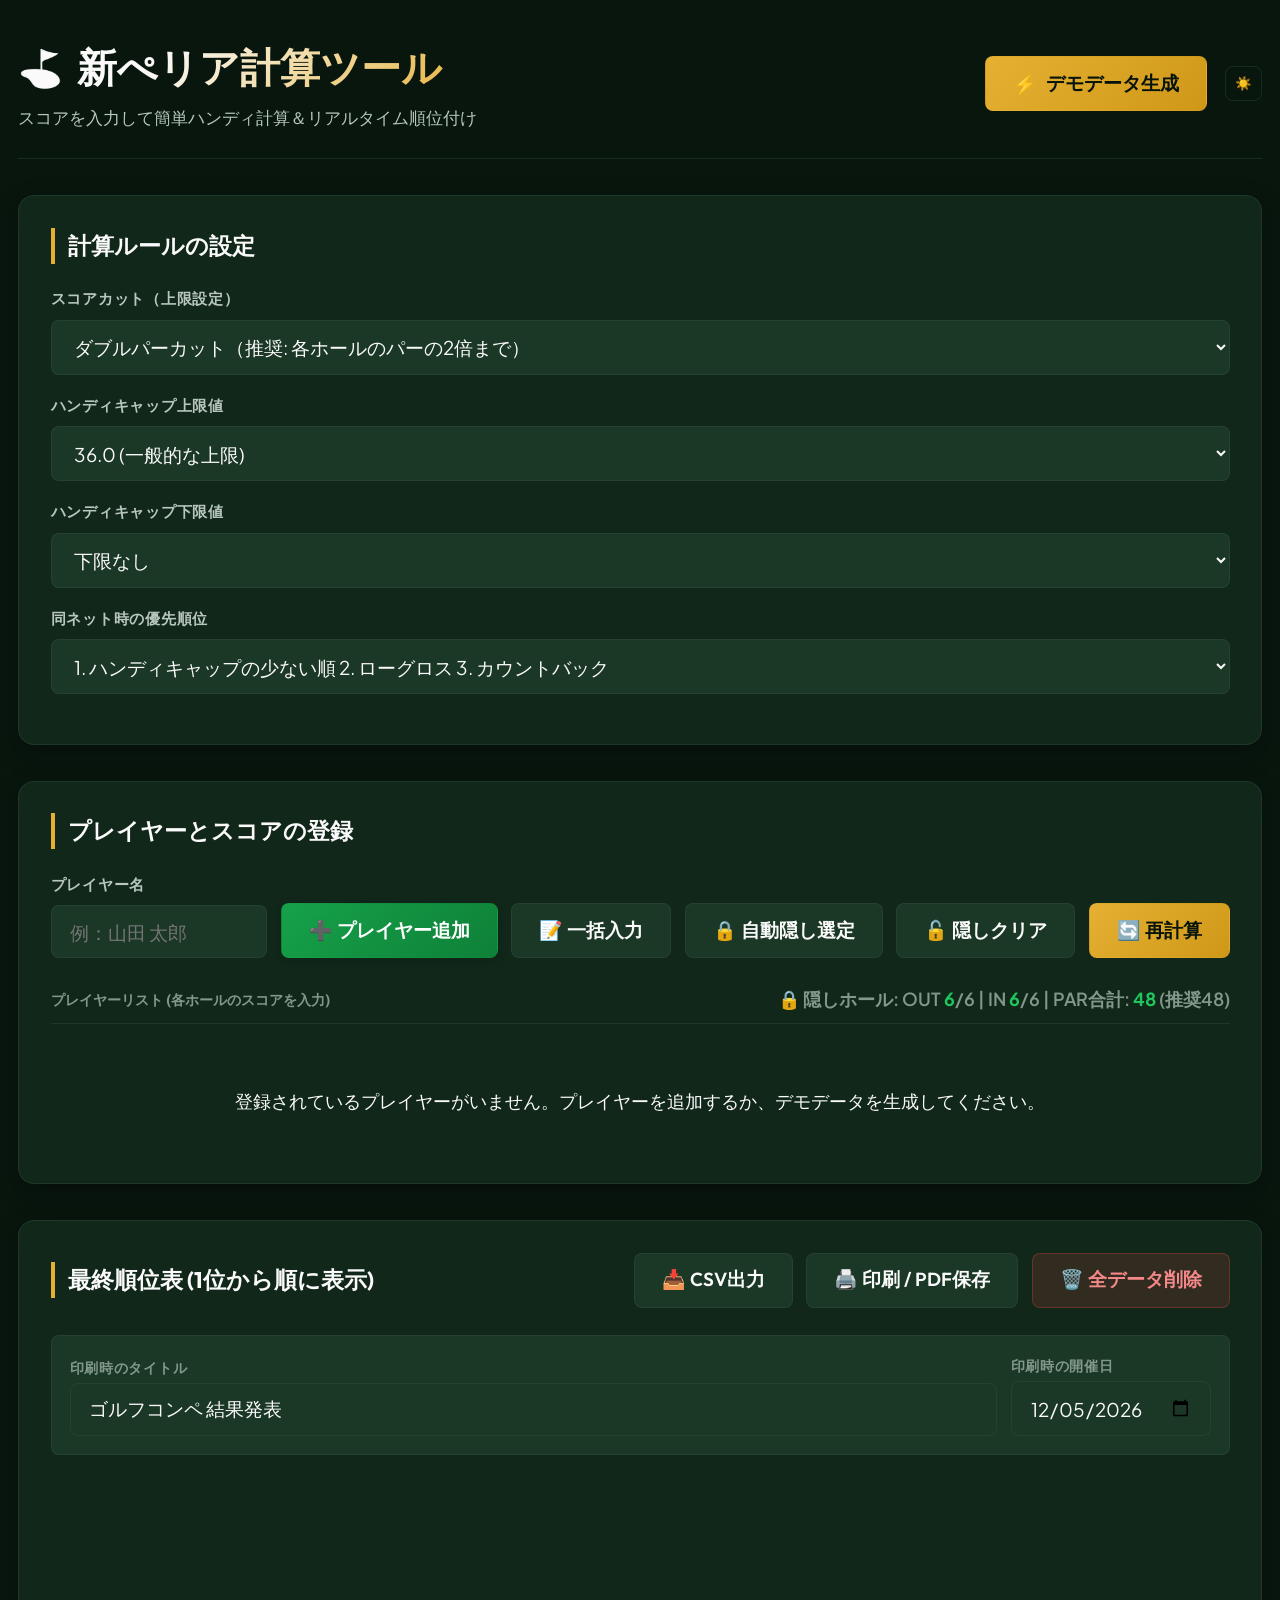
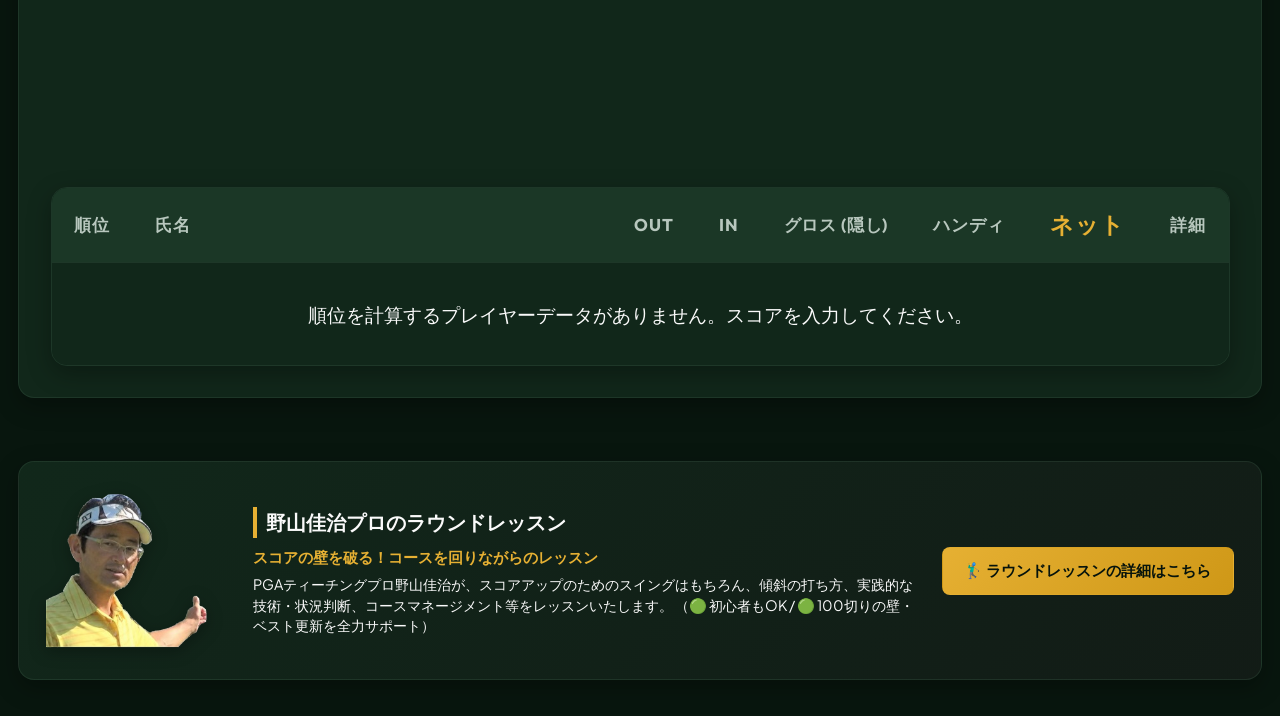
<file: index.html>
<!DOCTYPE html>
<html lang="ja" data-theme="dark">
<head>
  <meta charset="UTF-8">
  <meta name="viewport" content="width=device-width, initial-scale=1.0">
  <meta name="description" content="ゴルフの新ぺリア（ダブルぺリア）計算ツールです。スコアを入力するだけで、隠しホールの合計から自動でハンディキャップを算出し、ネットスコア順にソートしてランキングを表示します。ダブルパーカット、ハンディ上限設定、同ネット時の優先順位設定など詳細なルール設定に対応。">
  <title>ゴルフ新ぺリア（ダブルぺリア）スコア計算・順位決定ツール</title>
  <style>
/* Import premium modern typography */
@import url('https://fonts.googleapis.com/css2?family=Plus+Jakarta+Sans:wght@300;400;500;600;700;800&family=Outfit:wght@400;500;600;700;800&display=swap');

:root {
  /* Golf Theme Color System */
  --bg-base: hsl(145, 45%, 6%);
  --bg-surface: hsl(145, 40%, 11%);
  --bg-surface-elevated: hsl(145, 35%, 16%);
  --border-subtle: hsla(145, 20%, 30%, 0.3);
  --border-focus: hsl(42, 70%, 55%);
  
  --primary: hsl(142, 76%, 36%);
  --primary-light: hsl(142, 72%, 45%);
  --primary-glow: hsla(142, 76%, 36%, 0.15);
  
  --accent-gold: hsl(42, 78%, 55%);
  --accent-gold-glow: hsla(42, 78%, 55%, 0.25);
  --accent-silver: hsl(210, 10%, 75%);
  --accent-bronze: hsl(20, 50%, 55%);
  
  --text-main: hsl(0, 0%, 98%);
  --text-secondary: hsl(145, 12%, 75%);
  --text-muted: hsl(145, 10%, 55%);
  
  /* Golf score indicators */
  --score-eagle: hsl(45, 100%, 60%);
  --score-birdie: hsl(0, 85%, 65%);
  --score-par: hsl(145, 20%, 80%);
  --score-bogey: hsl(200, 80%, 65%);
  --score-double: hsl(260, 60%, 65%);
  
  --font-display: 'Outfit', -apple-system, BlinkMacSystemFont, "Segoe UI", Roboto, sans-serif;
  --font-body: 'Plus Jakarta Sans', -apple-system, BlinkMacSystemFont, "Segoe UI", Roboto, sans-serif;
  
  --radius-sm: 8px;
  --radius-md: 16px;
  --radius-lg: 24px;
  --radius-xl: 32px;
  
  --shadow-sm: 0 2px 8px rgba(0, 0, 0, 0.15);
  --shadow-md: 0 8px 24px rgba(0, 0, 0, 0.3);
  --shadow-lg: 0 16px 48px rgba(0, 0, 0, 0.5);
  
  --transition-fast: 0.15s ease;
  --transition-normal: 0.3s cubic-bezier(0.2, 0.8, 0.2, 1);
  --transition-slow: 0.5s cubic-bezier(0.2, 0.8, 0.2, 1);
}

/* Light Mode Override (Forest Light) */
[data-theme="light"] {
  --bg-base: hsl(145, 25%, 95%);
  --bg-surface: hsl(100, 20%, 98%);
  --bg-surface-elevated: hsl(0, 0%, 100%);
  --border-subtle: hsla(145, 20%, 30%, 0.15);
  
  --text-main: hsl(145, 40%, 12%);
  --text-secondary: hsl(145, 20%, 30%);
  --text-muted: hsl(145, 12%, 50%);
  
  --card-bg: rgba(255, 255, 255, 0.85);
  --primary-glow: hsla(142, 76%, 36%, 0.08);
  --shadow-sm: 0 2px 8px rgba(0, 40, 20, 0.05);
  --shadow-md: 0 8px 24px rgba(0, 40, 20, 0.08);
  --shadow-lg: 0 16px 48px rgba(0, 40, 20, 0.12);
}

html {
  font-size: 18px; /* Baseline scaling up from 16px to 18px */
}

* {
  box-sizing: border-box;
  margin: 0;
  padding: 0;
}

body {
  background-color: var(--bg-base);
  color: var(--text-main);
  font-family: var(--font-body);
  line-height: 1.6;
  -webkit-font-smoothing: antialiased;
  min-height: 100vh;
  padding: 2rem 1rem;
  transition: background-color var(--transition-normal), color var(--transition-normal);
}

/* Scrollbar styling */
::-webkit-scrollbar {
  width: 8px;
  height: 8px;
}
::-webkit-scrollbar-track {
  background: var(--bg-base);
}
::-webkit-scrollbar-thumb {
  background: var(--border-subtle);
  border-radius: 4px;
}
::-webkit-scrollbar-thumb:hover {
  background: var(--text-muted);
}

/* Layout Container */
.container {
  max-width: 1280px;
  margin: 0 auto;
  display: flex;
  flex-direction: column;
  gap: 2rem;
}

/* Header Styles */
header {
  display: flex;
  justify-content: space-between;
  align-items: center;
  flex-wrap: wrap;
  gap: 1rem;
  border-bottom: 1px solid var(--border-subtle);
  padding-bottom: 1.5rem;
}

.brand-section h1 {
  font-family: var(--font-display);
  font-size: 2.2rem;
  font-weight: 800;
  background: linear-gradient(135deg, var(--text-main) 30%, var(--accent-gold) 100%);
  -webkit-background-clip: text;
  -webkit-text-fill-color: transparent;
  display: flex;
  align-items: center;
  gap: 0.75rem;
}

.brand-section h1::before {
  content: '⛳';
  font-size: 2rem;
}

.brand-section p {
  color: var(--text-secondary);
  font-size: 0.95rem;
  margin-top: 0.25rem;
}

.header-actions {
  display: flex;
  align-items: center;
  gap: 1rem;
}

/* Interactive Card Styles */
.card {
  background-color: var(--bg-surface);
  border: 1px solid var(--border-subtle);
  border-radius: var(--radius-md);
  padding: 1.75rem;
  box-shadow: var(--shadow-md);
  transition: transform var(--transition-normal), border-color var(--transition-normal), box-shadow var(--transition-normal);
}

.card:hover {
  border-color: hsla(145, 30%, 45%, 0.4);
}

.card-title {
  font-family: var(--font-display);
  font-size: 1.25rem;
  font-weight: 700;
  margin-bottom: 1.25rem;
  display: flex;
  align-items: center;
  gap: 0.5rem;
  color: var(--text-main);
  border-left: 4px solid var(--accent-gold);
  padding-left: 0.75rem;
}

/* Config Grid Layout */
.config-grid {
  display: grid;
  grid-template-columns: repeat(auto-fit, minmax(300px, 1fr));
  gap: 1.5rem;
}

/* Form Controls */
.form-group {
  margin-bottom: 1rem;
}

label {
  display: block;
  font-size: 0.85rem;
  font-weight: 600;
  text-transform: uppercase;
  letter-spacing: 0.05em;
  color: var(--text-secondary);
  margin-bottom: 0.5rem;
}

.input-control {
  width: 100%;
  background-color: var(--bg-surface-elevated);
  border: 1px solid var(--border-subtle);
  color: var(--text-main);
  padding: 0.75rem 1rem;
  border-radius: var(--radius-sm);
  font-family: var(--font-body);
  font-size: 1.05rem;
  outline: none;
  transition: border-color var(--transition-fast), box-shadow var(--transition-fast);
}

.input-control:focus {
  border-color: var(--border-focus);
  box-shadow: 0 0 0 3px var(--accent-gold-glow);
}

/* Button UI */
.btn {
  display: inline-flex;
  align-items: center;
  justify-content: center;
  gap: 0.5rem;
  padding: 0.75rem 1.5rem;
  border-radius: var(--radius-sm);
  font-family: var(--font-display);
  font-size: 1.05rem;
  font-weight: 600;
  cursor: pointer;
  transition: all var(--transition-fast);
  border: 1px solid transparent;
}

.btn-primary {
  background: linear-gradient(135deg, var(--primary) 0%, hsl(142, 80%, 28%) 100%);
  color: white;
  box-shadow: var(--shadow-sm);
}

.btn-primary:hover {
  background: linear-gradient(135deg, var(--primary-light) 0%, var(--primary) 100%);
  transform: translateY(-1px);
  box-shadow: 0 4px 12px var(--primary-glow);
}

.btn-secondary {
  background-color: var(--bg-surface-elevated);
  border-color: var(--border-subtle);
  color: var(--text-main);
}

.btn-secondary:hover {
  background-color: hsla(0, 0%, 100%, 0.05);
  border-color: var(--text-muted);
}

.btn-gold {
  background: linear-gradient(135deg, var(--accent-gold) 0%, hsl(42, 80%, 45%) 100%);
  color: hsl(145, 50%, 5%);
}

.btn-gold:hover {
  background: linear-gradient(135deg, hsl(42, 90%, 60%) 0%, var(--accent-gold) 100%);
  transform: translateY(-1px);
  box-shadow: 0 4px 12px var(--accent-gold-glow);
}

.btn-danger {
  background-color: hsla(0, 80%, 60%, 0.15);
  border-color: hsla(0, 80%, 60%, 0.3);
  color: hsl(0, 85%, 75%);
}

.btn-danger:hover {
  background-color: hsl(0, 80%, 55%);
  color: white;
  border-color: transparent;
}

.btn-icon-only {
  padding: 0.5rem;
  border-radius: 50%;
  aspect-ratio: 1;
}

/* Theme Toggle Button */
.theme-toggle {
  background: none;
  border: 1px solid var(--border-subtle);
  color: var(--text-main);
  padding: 0.5rem;
  border-radius: var(--radius-sm);
  cursor: pointer;
  display: flex;
  align-items: center;
  justify-content: center;
  transition: all var(--transition-fast);
}

.theme-toggle:hover {
  background-color: var(--bg-surface-elevated);
  border-color: var(--text-muted);
}

/* 18 Holes Configuration Matrix */
.holes-config-grid {
  display: grid;
  grid-template-columns: repeat(9, 1fr);
  gap: 0.5rem;
  margin-top: 1rem;
}

.hole-box {
  background-color: var(--bg-surface-elevated);
  border: 1px solid var(--border-subtle);
  border-radius: var(--radius-sm);
  padding: 0.5rem;
  text-align: center;
  cursor: pointer;
  user-select: none;
  position: relative;
  transition: all var(--transition-fast);
}

.hole-box:hover {
  border-color: var(--text-muted);
  transform: translateY(-1px);
}

.hole-box.hidden-selected {
  background-color: var(--primary-glow);
  border-color: var(--primary);
  box-shadow: inset 0 0 0 1px var(--primary);
}

.hole-box.hidden-selected::after {
  content: '🔒';
  position: absolute;
  top: -6px;
  right: -6px;
  font-size: 0.75rem;
  background-color: var(--primary);
  border-radius: 50%;
  width: 14px;
  height: 14px;
  display: flex;
  align-items: center;
  justify-content: center;
}

.hole-num {
  font-size: 0.9rem;
  font-weight: 700;
  color: var(--text-muted);
}

.hole-box.hidden-selected .hole-num {
  color: var(--primary-light);
}

.hole-par-val {
  font-family: var(--font-display);
  font-size: 1.1rem;
  font-weight: 700;
  margin: 0.2rem 0;
}

.hole-par-input {
  width: 100%;
  max-width: 48px;
  background: transparent;
  border: 1px dashed var(--border-subtle);
  border-radius: 4px;
  color: var(--text-main);
  font-family: var(--font-display);
  font-size: 1.25rem;
  font-weight: 700;
  text-align: center;
  margin: 0.1rem auto;
  outline: none;
  display: block;
  -webkit-appearance: none;
  -moz-appearance: textfield;
  transition: all var(--transition-fast);
}

.hole-par-input::-webkit-outer-spin-button,
.hole-par-input::-webkit-inner-spin-button {
  -webkit-appearance: none;
  margin: 0;
}

.hole-par-input:focus {
  border-color: var(--accent-gold);
  background: var(--bg-surface-elevated);
  box-shadow: 0 0 0 2px var(--accent-gold-glow);
}

/* OUT/IN Badges */
.course-section-title {
  font-size: 0.8rem;
  font-weight: 700;
  text-transform: uppercase;
  color: var(--text-muted);
  margin-top: 1rem;
  margin-bottom: 0.5rem;
  display: flex;
  align-items: center;
  justify-content: space-between;
}

.badge {
  font-size: 0.7rem;
  padding: 0.15rem 0.5rem;
  border-radius: 10px;
  font-weight: 600;
}

.badge-out {
  background-color: rgba(30, 80, 180, 0.15);
  color: hsl(210, 85%, 75%);
  border: 1px solid rgba(30, 80, 180, 0.3);
}

.badge-in {
  background-color: rgba(220, 80, 30, 0.15);
  color: hsl(20, 85%, 75%);
  border: 1px solid rgba(220, 80, 30, 0.3);
}

/* Scorecard Grid Input */
.scorecard-editor {
  display: flex;
  flex-direction: column;
  gap: 1rem;
}

.scorecard-row {
  display: grid;
  grid-template-columns: 140px 1fr 210px;
  align-items: center;
  gap: 1rem;
  padding: 0.75rem 0;
  border-bottom: 1px solid var(--border-subtle);
}

.scorecard-row:last-child {
  border-bottom: none;
}

.player-meta {
  display: flex;
  flex-direction: column;
  gap: 0.25rem;
}

.player-input-name {
  font-weight: 600;
  font-size: 1.15rem;
}

.scores-inputs-container {
  display: grid;
  grid-template-columns: repeat(20, 1fr);
  gap: 0.25rem;
  overflow-x: auto;
  padding-bottom: 0.25rem;
}

.subtotal-box {
  width: 100%;
  height: 38px;
  line-height: 36px;
  text-align: center;
  background-color: hsla(145, 30%, 45%, 0.15);
  border: 1px solid hsla(145, 30%, 45%, 0.3);
  border-radius: 4px;
  color: var(--text-secondary);
  font-family: var(--font-display);
  font-weight: 800;
  font-size: 1.3rem;
  min-width: 32px;
}

.subtotal-box.par-subtotal {
  background-color: var(--accent-gold-glow);
  border-color: hsla(42, 78%, 55%, 0.4);
  color: var(--accent-gold);
}

.score-input-wrapper {
  min-width: 32px;
  display: flex;
  flex-direction: column;
  align-items: center;
  position: relative;
}

.score-input-wrapper label {
  font-size: 0.65rem;
  margin-bottom: 0.15rem;
  color: var(--text-muted);
}

.score-input {
  width: 100%;
  height: 38px;
  text-align: center;
  background-color: var(--bg-surface-elevated);
  border: 1px solid var(--border-subtle);
  border-radius: 4px;
  color: var(--text-main);
  font-family: var(--font-display);
  font-weight: 700;
  font-size: 1.35rem;
  outline: none;
  -webkit-appearance: none;
  -moz-appearance: textfield;
}

.score-input::-webkit-outer-spin-button,
.score-input::-webkit-inner-spin-button {
  -webkit-appearance: none;
  margin: 0;
}

.score-input:focus {
  border-color: var(--border-focus);
  background-color: var(--bg-surface);
}

/* Score highlight helpers */
.score-wrapper-hidden {
  background-color: hsla(42, 78%, 55%, 0.04);
}

.score-input-hidden-marked {
  border-color: hsla(42, 78%, 55%, 0.4) !important;
  color: var(--accent-gold) !important; /* Orange/gold text color for hidden hole scores */
  background-color: hsla(42, 78%, 55%, 0.08) !important;
}

/* Results section Layout */
.results-section {
  display: flex;
  flex-direction: column;
  gap: 2rem;
}

/* Top 3 Podium Display */
.podium-container {
  display: flex;
  justify-content: center;
  align-items: flex-end;
  gap: 1.5rem;
  margin: 2.5rem 0 1.5rem;
  min-height: 260px;
  flex-wrap: wrap;
}

.podium-card {
  background-color: var(--bg-surface);
  border: 1px solid var(--border-subtle);
  border-radius: var(--radius-md) var(--radius-md) var(--radius-sm) var(--radius-sm);
  padding: 1.5rem;
  width: 220px;
  display: flex;
  flex-direction: column;
  align-items: center;
  text-align: center;
  position: relative;
  box-shadow: var(--shadow-md);
  transition: transform var(--transition-normal), box-shadow var(--transition-normal);
  transform-origin: bottom center;
  animation: float-in 0.8s var(--transition-slow) both;
}

.podium-card:hover {
  transform: translateY(-5px);
  box-shadow: var(--shadow-lg);
}

@keyframes float-in {
  from {
    opacity: 0;
    transform: translateY(30px) scale(0.95);
  }
  to {
    opacity: 1;
    transform: translateY(0) scale(1);
  }
}

.podium-1st {
  order: 2;
  height: 250px;
  border-color: var(--accent-gold);
  background: linear-gradient(180deg, var(--bg-surface) 60%, var(--accent-gold-glow) 100%);
  animation-delay: 0.2s;
}

.podium-1st .rank-medal {
  background-color: var(--accent-gold);
  color: hsl(45, 50%, 5%);
  box-shadow: 0 0 15px var(--accent-gold);
}

.podium-2nd {
  order: 1;
  height: 210px;
  border-color: var(--accent-silver);
  animation-delay: 0s;
}

.podium-2nd .rank-medal {
  background-color: var(--accent-silver);
  color: #111;
}

.podium-3rd {
  order: 3;
  height: 190px;
  border-color: var(--accent-bronze);
  animation-delay: 0.4s;
}

.podium-3rd .rank-medal {
  background-color: var(--accent-bronze);
  color: #fff;
}

.rank-medal {
  width: 42px;
  height: 42px;
  border-radius: 50%;
  display: flex;
  align-items: center;
  justify-content: center;
  font-family: var(--font-display);
  font-size: 1.3rem;
  font-weight: 800;
  margin-top: -2.5rem;
  margin-bottom: 1rem;
  border: 3px solid var(--bg-base);
}

.podium-name {
  font-family: var(--font-display);
  font-size: 1.25rem;
  font-weight: 700;
  margin-bottom: 0.5rem;
  white-space: nowrap;
  overflow: hidden;
  text-overflow: ellipsis;
  width: 100%;
}

.podium-net-score {
  font-family: var(--font-display);
  font-size: 2.1rem;
  font-weight: 800;
  color: var(--text-main);
  line-height: 1.1;
}

.podium-net-score span {
  font-size: 0.8rem;
  font-weight: 500;
  color: var(--text-muted);
  margin-left: 0.15rem;
}

.podium-subdetails {
  margin-top: auto;
  font-size: 0.85rem;
  color: var(--text-secondary);
  display: flex;
  gap: 0.75rem;
  border-top: 1px solid var(--border-subtle);
  padding-top: 0.5rem;
  width: 100%;
  justify-content: center;
}

/* Leaderboard Table Grid */
.table-responsive {
  overflow-x: auto;
  border-radius: var(--radius-md);
  border: 1px solid var(--border-subtle);
  box-shadow: var(--shadow-md);
}

table {
  width: 100%;
  border-collapse: collapse;
  text-align: left;
  background-color: var(--bg-surface);
  font-size: 1.05rem;
}

th, td {
  padding: 1rem 1.25rem;
  border-bottom: 1px solid var(--border-subtle);
}

th {
  background-color: var(--bg-surface-elevated);
  font-family: var(--font-display);
  font-weight: 700;
  color: var(--text-secondary);
  font-size: 0.95rem;
  text-transform: uppercase;
  letter-spacing: 0.05em;
  white-space: nowrap;
}

tr:last-child td {
  border-bottom: none;
}

tr.leaderboard-row {
  transition: background-color var(--transition-fast);
}

tr.leaderboard-row:hover {
  background-color: var(--bg-surface-elevated);
}

/* Medal badges in table */
.rank-badge {
  display: inline-flex;
  align-items: center;
  justify-content: center;
  width: 28px;
  height: 28px;
  border-radius: 50%;
  font-family: var(--font-display);
  font-weight: 800;
  font-size: 0.9rem;
}

.rank-badge-1 {
  background-color: var(--accent-gold);
  color: hsl(45, 50%, 5%);
}

.rank-badge-2 {
  background-color: var(--accent-silver);
  color: #111;
}

.rank-badge-3 {
  background-color: var(--accent-bronze);
  color: #fff;
}

.rank-badge-other {
  background-color: var(--bg-surface-elevated);
  color: var(--text-secondary);
  border: 1px solid var(--border-subtle);
}

/* Table score columns styling */
.text-right {
  text-align: right;
}

.text-center {
  text-align: center;
}

.fw-bold {
  font-weight: 700;
}

.color-net {
  color: var(--accent-gold);
  font-size: 1.3rem;
}

[data-theme="light"] .color-net {
  color: hsl(145, 75%, 25%);
}

/* Special Prize Tags */
.prize-tag {
  display: inline-block;
  font-size: 0.75rem;
  font-weight: 700;
  padding: 0.2rem 0.6rem;
  border-radius: 4px;
  margin-left: 0.5rem;
  vertical-align: middle;
}

.prize-winner {
  background-color: var(--accent-gold-glow);
  color: var(--accent-gold);
  border: 1px solid var(--accent-gold);
}

.prize-booby {
  background-color: rgba(220, 80, 30, 0.15);
  color: hsl(20, 85%, 75%);
  border: 1px solid rgba(220, 80, 30, 0.3);
}

.prize-boobymaker {
  background-color: rgba(120, 80, 200, 0.15);
  color: hsl(270, 85%, 80%);
  border: 1px solid rgba(120, 80, 200, 0.3);
}

/* Scorecard Detail Modal */
.modal-overlay {
  position: fixed;
  top: 0;
  left: 0;
  width: 100%;
  height: 100%;
  background-color: rgba(0, 0, 0, 0.7);
  display: flex;
  align-items: center;
  justify-content: center;
  z-index: 1000;
  opacity: 0;
  pointer-events: none;
  transition: opacity var(--transition-normal);
  padding: 1rem;
}

.modal-overlay.active {
  opacity: 1;
  pointer-events: auto;
}

.modal-content {
  background-color: var(--bg-surface);
  border: 1px solid var(--border-subtle);
  border-radius: var(--radius-lg);
  padding: 2rem;
  max-width: 900px;
  width: 100%;
  max-height: 90vh;
  overflow-y: auto;
  position: relative;
  box-shadow: var(--shadow-lg);
  transform: scale(0.95);
  transition: transform var(--transition-normal);
}

.modal-overlay.active .modal-content {
  transform: scale(1);
}

.modal-close {
  position: absolute;
  top: 1.25rem;
  right: 1.25rem;
  background: none;
  border: none;
  color: var(--text-muted);
  font-size: 1.5rem;
  cursor: pointer;
  width: 36px;
  height: 36px;
  border-radius: 50%;
  display: flex;
  align-items: center;
  justify-content: center;
  transition: background-color var(--transition-fast);
}

.modal-close:hover {
  background-color: var(--bg-surface-elevated);
  color: var(--text-main);
}

/* Scorecard visual summary */
.visual-scorecard-grid {
  display: grid;
  grid-template-columns: repeat(10, 1fr);
  gap: 0.5rem;
  margin: 1.5rem 0;
}

.visual-hole-card {
  background-color: transparent;
  border: none;
  border-radius: 0;
  padding: 0.75rem 0.5rem;
  text-align: center;
  position: relative;
}

.visual-hole-card.hidden-hole {
  background: none;
  border: none;
}

.visual-hole-card.hidden-hole::before {
  content: none;
}

.score-badge-indicator {
  display: inline-flex;
  align-items: center;
  justify-content: center;
  width: 28px;
  height: 28px;
  border-radius: 50%;
  font-family: var(--font-display);
  font-weight: 800;
  font-size: 1.1rem;
  margin-top: 0.25rem;
}

/* Japanese Golf Broadcast indicators */
.score-eagle {
  border: 3px double var(--score-eagle);
  color: var(--score-eagle);
}

.score-birdie {
  border: 2px solid var(--score-birdie);
  color: var(--score-birdie);
}

.score-par {
  color: var(--text-main);
}

.score-bogey {
  background-color: rgba(200, 200, 200, 0.05);
  color: var(--score-bogey);
}

.score-double-plus {
  background-color: rgba(200, 200, 200, 0.05);
  border: 1px solid var(--text-muted);
  border-radius: 4px !important;
  color: var(--score-double);
}

/* Bulk Input Textarea */
.bulk-textarea {
  min-height: 120px;
  font-family: monospace;
  font-size: 1rem;
}

/* Details stats grid in Modal */
.modal-stats-grid {
  display: grid;
  grid-template-columns: repeat(4, 1fr);
  gap: 1rem;
  margin: 1.5rem 0;
}

.stat-item {
  background-color: var(--bg-surface-elevated);
  border: 1px solid var(--border-subtle);
  border-radius: var(--radius-sm);
  padding: 1rem;
  text-align: center;
}

.stat-label {
  font-size: 0.75rem;
  color: var(--text-muted);
  text-transform: uppercase;
  margin-bottom: 0.25rem;
}

.stat-val {
  font-family: var(--font-display);
  font-size: 1.5rem;
  font-weight: 800;
}

/* Import/Export Action container */
.actions-bar {
  display: flex;
  justify-content: space-between;
  align-items: center;
  flex-wrap: wrap;
  gap: 1rem;
}

.flex-gap {
  display: flex;
  gap: 0.75rem;
  align-items: center;
  flex-wrap: wrap;
}

/* Leaderboard hole-by-hole columns display control */
.leaderboard-hole-col {
  display: none;
}

.leaderboard-par-row {
  display: none;
}

/* Print-only header hidden by default on screen */
.print-only-header {
  display: none;
}

/* Print Styling optimization */
@media print {
  @page {
    size: landscape;
    margin: 1cm;
  }

  body {
    background-color: #fff;
    color: #000;
    padding: 0;
  }

  /* Hide header, settings cards, buttons, bulk entry forms, podium display, and details buttons */
  header,
  .config-grid,
  .flex-gap,
  #bulk-entry-container,
  .podium-container,
  .theme-toggle,
  .btn,
  td:last-child,
  th:last-child,
  section[aria-labelledby="player-entry-title"],
  .print-settings-row,
  .lesson-card {
    display: none !important;
  }

  /* Make containers print-friendly */
  .container {
    max-width: 100% !important;
    width: 100% !important;
    gap: 1.5rem !important;
  }

  .card {
    box-shadow: none !important;
    border: none !important;
    background: transparent !important;
    padding: 0 !important;
    margin-bottom: 1.5rem !important;
  }

  .card-title {
    display: block !important;
    color: #000 !important;
    border-left: 4px solid #000 !important;
    font-size: 1.3rem !important;
    margin-bottom: 0.75rem !important;
    padding-left: 0.75rem !important;
  }

  /* Style scorecard rows for print */
  .scorecard-editor {
    border: 1px solid #000 !important;
    border-bottom: none !important;
    border-radius: 0 !important;
  }

  .scorecard-row {
    display: grid !important;
    grid-template-columns: 90px 1fr 110px !important; /* Extremely compact column layout for print spacing (removed Hidden column) */
    align-items: stretch !important;
    gap: 0 !important;
    border-bottom: 1px solid #000 !important;
    padding: 0 !important;
    page-break-inside: avoid !important;
    width: 100% !important;
  }
  
  .scorecard-row.header-row {
    border-bottom: 2px solid #000 !important;
    background-color: #f2f2f2 !important;
  }

  .player-meta {
    display: flex !important;
    align-items: center !important;
    padding: 0.25rem 0.5rem !important;
    border-right: 1px solid #000 !important;
    font-weight: 700 !important;
    order: 0 !important; /* Force correct horizontal layout ordering in print */
  }

  .player-meta div {
    font-size: 0.75rem !important; /* Small header label text */
  }

  .scores-inputs-container {
    display: grid !important;
    grid-template-columns: repeat(20, 1fr) !important;
    gap: 0 !important;
    border-right: 1px solid #000 !important;
    overflow: visible !important;
    order: 1 !important; /* Force correct horizontal layout ordering in print */
  }

  .score-input-wrapper {
    min-width: 18px !important; /* Ultra-compact cell width */
    border-right: 1px solid #000 !important;
    display: flex !important;
    flex-direction: column !important;
    align-items: center !important;
    justify-content: center !important;
    padding: 0.15rem 0 !important;
    height: 100% !important;
    box-sizing: border-box !important;
  }

  .score-input-wrapper:last-child {
    border-right: none !important;
  }

  /* Style actions columns inside print scorecard row (removes delete button space and creates narrow cells) */
  .scorecard-row > div:last-child {
    display: grid !important;
    grid-template-columns: 30px 40px 40px !important; /* Gross (30), Handicap (40), Net (40) */
    gap: 0 !important;
    align-items: stretch !important;
    order: 2 !important; /* Force correct horizontal layout ordering in print */
  }

  .scorecard-row > div:last-child > span {
    border-right: 1px solid #000 !important;
    display: flex !important;
    align-items: center !important;
    justify-content: center !important;
    padding: 0.25rem 0 !important;
    font-size: 0.8rem !important; /* Compact totals text size */
    height: 100% !important;
  }

  .scorecard-row > div:last-child > span:last-child {
    border-right: none !important;
  }

  .scorecard-row > div:last-child > :last-child {
    display: none !important;
  }

  .player-input-name {
    font-size: 0.8rem !important;
    font-weight: 700 !important;
    color: #000 !important;
  }

  /* Inputs as flat print text */
  .score-input {
    border: none !important;
    background: transparent !important;
    color: #000 !important;
    font-size: 0.8rem !important; /* Small score values for print */
    font-weight: 700 !important;
    box-shadow: none !important;
    height: auto !important;
    line-height: normal !important;
    padding: 0 !important;
    text-align: center !important;
    width: 100% !important;
  }

  /* Subtotal boxes in print */
  .subtotal-box {
    background-color: #f2f2f2 !important;
    border: none !important;
    border-radius: 0 !important;
    color: #000 !important;
    height: 100% !important;
    width: 100% !important;
    display: flex !important;
    align-items: center !important;
    justify-content: center !important;
    font-size: 0.8rem !important;
    font-weight: 800 !important;
    min-width: 18px !important;
  }

  .subtotal-box.par-subtotal {
    background-color: #dcdcdc !important;
  }

  /* Print-only Header styles */
  .print-only-header {
    display: flex !important;
    justify-content: space-between;
    align-items: flex-end;
    border-bottom: 2px solid #000 !important;
    padding-bottom: 0.5rem !important;
    margin-bottom: 1.5rem !important;
    width: 100% !important;
  }

  .print-only-header h1 {
    font-size: 1.8rem !important;
    font-weight: bold !important;
    color: #000 !important;
    margin: 0 !important;
  }

  .print-only-header div {
    font-size: 1rem !important;
    color: #000 !important;
    font-weight: bold !important;
  }

  /* Hide the screen leaderboard title when printing since we have a print-only header */
  #leaderboard-title {
    display: none !important;
  }

  table {
    width: 100% !important;
    box-shadow: none !important;
    border: 1px solid #000 !important;
    background-color: #fff !important;
    border-collapse: collapse !important;
  }

  th, td {
    border: 1px solid #000 !important;
    padding: 0.4rem 0.6rem !important;
    color: #000 !important;
    font-size: 0.95rem !important;
  }

  th {
    background-color: #f2f2f2 !important;
  }

  .leaderboard-hole-col {
    display: table-cell !important;
    padding: 0.25rem 0.15rem !important;
    font-size: 0.8rem !important;
    min-width: 22px !important;
    text-align: center !important;
  }
  
  .leaderboard-par-row {
    display: table-row !important;
  }
  
  .leaderboard-par-row td {
    background-color: #f5f5f5 !important;
    font-weight: bold !important;
  }

  .hidden-hole-print {
    background-color: #e9e9e9 !important; /* Shading for hidden holes */
    font-weight: bold !important;
  }
}

/* Responsive adjust for smaller screens */
@media (max-width: 992px) {
  .visual-scorecard-grid {
    grid-template-columns: repeat(5, 1fr);
  }
  .holes-config-grid {
    grid-template-columns: repeat(6, 1fr);
  }
}

@media (max-width: 768px) {
  .scorecard-row {
    grid-template-columns: 1fr;
    gap: 0.5rem;
  }
  .scores-inputs-container {
    order: 2;
  }
  .player-meta {
    flex-direction: row;
    justify-content: space-between;
    align-items: center;
  }
  .visual-scorecard-grid {
    grid-template-columns: repeat(2, 1fr);
  }
  .holes-config-grid {
    grid-template-columns: repeat(3, 1fr);
  }
  .modal-stats-grid {
    grid-template-columns: repeat(2, 1fr);
  }
  .podium-container {
    flex-direction: column;
    align-items: center;
    min-height: auto;
  }
  .podium-card {
    width: 100%;
    max-width: 320px;
    height: auto !important;
  }
  .podium-1st {
    order: 1;
  }
  .podium-2nd {
    order: 2;
  }
  .podium-3rd {
    order: 3;
  }
  .rank-medal {
    margin-top: 0;
    margin-bottom: 0.5rem;
  }
}

/* Lesson Card Responsive Styles */
@media (max-width: 576px) {
  .lesson-card {
    flex-direction: column-reverse !important;
    align-items: center !important;
    text-align: center !important;
    padding: 1.25rem !important;
  }
  .lesson-card .lesson-image-wrapper {
    width: 100px !important;
    margin-bottom: 0 !important;
    margin-right: 0 !important;
  }
  .lesson-card .lesson-image-wrapper img {
    max-height: 150px !important;
  }
  .lesson-card .card-title {
    justify-content: center !important;
  }
}

/* --- Additional Mobile Optimization --- */

/* Base hide/show utilities */
.show-mobile {
  display: none !important;
}

@media (max-width: 768px) {
  /* Modal Content optimization */
  .modal-content {
    padding: 1rem !important;
    max-height: 95vh !important;
  }
  
  /* Details Modal scorecard: make it a single row of 10 cells */
  .visual-scorecard-grid {
    grid-template-columns: repeat(10, 1fr) !important;
    gap: 0.15rem !important;
    margin: 1rem 0 !important;
  }
  
  .visual-hole-card {
    padding: 0.2rem 0.05rem !important;
    min-width: 0 !important;
  }
  
  .visual-hole-card .hole-num span {
    font-size: 0.75rem !important;
  }
  
  .visual-hole-card div {
    font-size: 0.7rem !important;
  }
  
  .score-badge-indicator {
    width: 25px !important;
    height: 25px !important;
    line-height: 23px !important;
    font-size: 0.85rem !important;
    margin-top: 0.15rem !important;
  }

  /* Scorecard inputs editor: split to 2 rows of 10 cells in portrait, 1 row of 20 cells in landscape */
  @media (orientation: portrait) {
    .scores-inputs-container {
      display: grid !important;
      grid-template-columns: repeat(10, 1fr) !important;
      gap: 0.15rem !important;
      overflow-x: visible !important;
    }
    .score-input-wrapper {
      min-width: 0 !important;
    }
    .score-input {
      font-size: 1.1rem !important;
      padding: 0 !important;
      height: 32px !important;
      line-height: 30px !important;
    }
    .subtotal-box {
      height: 32px !important;
      line-height: 30px !important;
      font-size: 1.1rem !important;
      min-width: 0 !important;
    }
  }

  @media (orientation: landscape) {
    .scores-inputs-container {
      display: grid !important;
      grid-template-columns: repeat(20, 1fr) !important;
      gap: 0.15rem !important;
      overflow-x: visible !important;
    }
    .score-input-wrapper {
      min-width: 0 !important;
    }
    .score-input {
      font-size: 0.95rem !important;
      padding: 0 !important;
      height: 28px !important;
      line-height: 26px !important;
    }
    .subtotal-box {
      height: 28px !important;
      line-height: 26px !important;
      font-size: 0.95rem !important;
      min-width: 0 !important;
    }
  }
}

@media (max-width: 576px) {
  .show-mobile {
    display: inline !important;
  }
  .hide-mobile {
    display: none !important;
  }

  /* Leaderboard columns hidden on mobile */
  .leaderboard-out-col,
  .leaderboard-in-col {
    display: none !important;
  }

  /* Force table layout to fit the screen without scroll */
  #leaderboard-table {
    table-layout: auto !important;
    width: 100% !important;
  }
  
  #leaderboard-table th, #leaderboard-table td {
    padding: 0.4rem 0.25rem !important;
    font-size: 0.8rem !important;
  }
  
  #leaderboard-table th:nth-child(1), #leaderboard-table td:nth-child(1) { /* Rank */
    width: 30px !important;
  }
  
  #leaderboard-table .rank-badge {
    width: 22px !important;
    height: 22px !important;
    line-height: 22px !important;
    font-size: 0.8rem !important;
  }
  
  #leaderboard-table td:nth-child(2) { /* Name */
    white-space: nowrap !important;
    overflow: visible !important;
    text-overflow: clip !important;
    width: auto !important;
  }
  
  #leaderboard-table th:nth-last-child(4), #leaderboard-table td:nth-last-child(4) { /* Gross */
    width: 68px !important;
  }
  #leaderboard-table th:nth-last-child(3), #leaderboard-table td:nth-last-child(3) { /* Handicap */
    width: 45px !important;
  }
  #leaderboard-table th:nth-last-child(2), #leaderboard-table td:nth-last-child(2) { /* Net */
    width: 48px !important;
  }
  #leaderboard-table th:nth-last-child(1), #leaderboard-table td:nth-last-child(1) { /* Detail button */
    width: 52px !important;
  }
  
  #leaderboard-table .btn-secondary {
    padding: 0.25rem 0.35rem !important;
    font-size: 0.75rem !important;
    width: 100% !important;
    text-align: center;
    justify-content: center;
  }
  
  /* Make sure container doesn't overflow horizontally */
  .card {
    padding: 1rem !important;
  }
}


</style>
</head>
<body>
  <div class="container">
    <!-- Header Section -->
    <header>
      <div class="brand-section">
        <h1>新ぺリア計算ツール</h1>
        <p>スコアを入力して簡単ハンディ計算＆リアルタイム順位付け</p>
      </div>
      <div class="header-actions">
        <button id="btn-demo-data" class="btn btn-gold" title="デモプレイヤーとスコアを自動生成します">
          <span>⚡</span>デモデータ生成
        </button>
        <button id="theme-toggle" class="theme-toggle" aria-label="テーマ切り替え">
          <span id="theme-icon">☀️</span>
        </button>
      </div>
    </header>

    <!-- Configuration Panels (Rules & Hidden Holes) -->
    <div class="config-grid">


      <!-- Rules Setup Card -->
      <section class="card" aria-labelledby="rules-title">
        <h2 id="rules-title" class="card-title">計算ルールの設定</h2>
        
        <div class="form-group">
          <label for="rule-cut-limit">スコアカット（上限設定）</label>
          <select id="rule-cut-limit" class="input-control">
            <option value="double-par" selected>ダブルパーカット（推奨: 各ホールのパーの2倍まで）</option>
            <option value="triple-bogey">トリプルボギーカット（各ホールのパー+3まで）</option>
            <option value="none">カットなし（実打数をそのまま使用）</option>
          </select>
        </div>

        <div class="form-group">
          <label for="rule-max-hdcp">ハンディキャップ上限値</label>
          <select id="rule-max-hdcp" class="input-control">
            <option value="36" selected>36.0 (一般的な上限)</option>
            <option value="40">40.0</option>
            <option value="50">50.0</option>
            <option value="99.9">上限なし</option>
          </select>
        </div>

        <div class="form-group">
          <label for="rule-min-hdcp">ハンディキャップ下限値</label>
          <select id="rule-min-hdcp" class="input-control">
            <option value="none" selected>下限なし</option>
            <option value="0">0.0 (アンダーハンディなし)</option>
            <option value="-5">-5.0</option>
          </select>
        </div>

        <div class="form-group">
          <label for="rule-tie-breaker">同ネット時の優先順位</label>
          <select id="rule-tie-breaker" class="input-control">
            <option value="low-hdcp" selected>1. ハンディキャップの少ない順  2. ローグロス  3. カウントバック</option>
            <option value="high-hdcp">1. ハンディキャップの多い順  2. ローグロス  3. カウントバック</option>
            <option value="low-gross">1. ローグロス（実打数）の少ない順  2. ローハンディ  3. カウントバック</option>
          </select>
        </div>

      </section>
    </div>

    <!-- Player Entry & Score input Card -->
    <section class="card" aria-labelledby="player-entry-title">
      <h2 id="player-entry-title" class="card-title">プレイヤーとスコアの登録</h2>
      
      <!-- Quick Single Entry -->
      <div class="flex-gap" style="margin-bottom: 1.5rem; align-items: flex-end;">
        <div class="form-group" style="flex: 1; min-width: 200px; margin-bottom: 0;">
          <label for="new-player-name">プレイヤー名</label>
          <input type="text" id="new-player-name" class="input-control" placeholder="例：山田 太郎">
        </div>
        <button id="btn-add-player" class="btn btn-primary">➕ プレイヤー追加</button>
        <button id="btn-toggle-bulk" class="btn btn-secondary">📝 一括入力</button>
        <button id="btn-auto-hidden" class="btn btn-secondary" title="推奨隠しホールを自動選定します">🔒 自動隠し選定</button>
        <button id="btn-clear-hidden" class="btn btn-secondary" title="すべての隠しホールをクリアします">🔓 隠しクリア</button>
        <button id="btn-recalculate" class="btn btn-gold" title="すべてのスコアを再計算し、順位表を更新します">🔄 再計算</button>
      </div>

      <!-- Bulk Entry Area (Hidden by default) -->
      <div id="bulk-entry-container" class="form-group" style="display: none; background-color: var(--bg-surface-elevated); padding: 1rem; border-radius: var(--radius-sm); border: 1px solid var(--border-subtle); margin-bottom: 1.5rem;">
        <label for="bulk-textarea">一括入力 (CSV / タブ区切り形式)</label>
        <p class="text-secondary" style="font-size: 0.8rem; margin-bottom: 0.5rem;">
          名前, 1番, 2番, 3番 ... 18番 のようにカンマ、スペース、またはタブ区切りで入力してください（1行に1人）。
        </p>
        <textarea id="bulk-textarea" class="input-control bulk-textarea" placeholder="山田 太郎,4,4,3,4,5,4,3,4,5,4,4,3,4,5,4,3,4,5&#10;鈴木 一郎,5,4,4,5,6,3,4,5,6,4,5,4,5,6,4,3,5,6"></textarea>
        <div class="flex-gap" style="margin-top: 0.75rem; justify-content: flex-end;">
          <button id="btn-import-bulk" class="btn btn-primary btn-sm">インポート実行</button>
          <button id="btn-cancel-bulk" class="btn btn-secondary btn-sm">キャンセル</button>
        </div>
      </div>

      <!-- Scoreboard input rows container -->
      <div class="scorecard-editor">
        <div class="course-section-title" style="margin-top: 0; padding-bottom: 0.5rem; border-bottom: 1px solid var(--border-subtle); display: flex; justify-content: space-between; align-items: center; flex-wrap: wrap;">
          <span>プレイヤーリスト (各ホールのスコアを入力)</span>
          <span id="scorecard-title-stats" class="text-secondary" style="font-size: 1rem; font-weight: 600;"></span>
        </div>
        
        <div id="scorecard-rows-list">
          <!-- Dynamic Score rows will appear here -->
          <div class="text-center text-muted" style="padding: 2rem 0;" id="empty-state-msg">
            登録されているプレイヤーがいません。プレイヤーを追加するか、デモデータを生成してください。
          </div>
        </div>
      </div>
    </section>

    <!-- Leaderboard / Results Section -->
    <section class="results-section">
      <div class="card">
        <div class="actions-bar" style="margin-bottom: 1.5rem;">
          <h2 id="leaderboard-title" class="card-title" style="margin-bottom: 0;">最終順位表 (1位から順に表示)</h2>
          <div class="flex-gap">
            <button id="btn-export-csv" class="btn btn-secondary">
              📥 CSV出力
            </button>
            <button id="btn-print" class="btn btn-secondary">
              🖨️ 印刷 / PDF保存
            </button>
            <button id="btn-clear-all" class="btn btn-danger">
              🗑️ 全データ削除
            </button>
          </div>
        </div>

        <!-- Print Settings Row (Screen Only) -->
        <div class="print-settings-row flex-gap" style="margin-bottom: 1.5rem; background-color: var(--bg-surface-elevated); padding: 1rem; border-radius: var(--radius-sm); border: 1px solid var(--border-subtle); align-items: flex-end;">
          <div class="form-group" style="margin-bottom: 0; flex: 1; min-width: 240px;">
            <label for="print-title-input" style="font-size: 0.8rem; color: var(--text-muted); font-weight: 700; margin-bottom: 0.25rem; display: block;">印刷時のタイトル</label>
            <input type="text" id="print-title-input" class="input-control" value="ゴルフコンペ 結果発表" placeholder="例：第1回 創立記念ゴルフコンペ">
          </div>
          <div class="form-group" style="margin-bottom: 0; width: 200px;">
            <label for="print-date-input" style="font-size: 0.8rem; color: var(--text-muted); font-weight: 700; margin-bottom: 0.25rem; display: block;">印刷時の開催日</label>
            <input type="date" id="print-date-input" class="input-control">
          </div>
        </div>

        <!-- Print-only Header (Title & Date) -->
        <div id="print-header" class="print-only-header">
          <h1 id="print-title-display">ゴルフコンペ 結果発表</h1>
          <div id="print-date-display">開催日: 2026年6月12日</div>
        </div>

        <!-- Top 3 Podium -->
        <div class="podium-container" id="podium-display">
          <!-- Dynamically populated top 3 cards -->
        </div>

        <!-- Leaderboard Table -->
        <div class="table-responsive">
          <table id="leaderboard-table">
            <thead>
              <tr>
                <th class="text-center" style="width: 50px;">順位</th>
                <th>氏名</th>
                <!-- OUT course holes -->
                <th class="leaderboard-hole-col text-center" style="width: 25px;">1</th>
                <th class="leaderboard-hole-col text-center" style="width: 25px;">2</th>
                <th class="leaderboard-hole-col text-center" style="width: 25px;">3</th>
                <th class="leaderboard-hole-col text-center" style="width: 25px;">4</th>
                <th class="leaderboard-hole-col text-center" style="width: 25px;">5</th>
                <th class="leaderboard-hole-col text-center" style="width: 25px;">6</th>
                <th class="leaderboard-hole-col text-center" style="width: 25px;">7</th>
                <th class="leaderboard-hole-col text-center" style="width: 25px;">8</th>
                <th class="leaderboard-hole-col text-center" style="width: 25px;">9</th>
                <th class="leaderboard-out-col text-right" style="width: 60px;">OUT</th>
                <!-- IN course holes -->
                <th class="leaderboard-hole-col text-center" style="width: 25px;">10</th>
                <th class="leaderboard-hole-col text-center" style="width: 25px;">11</th>
                <th class="leaderboard-hole-col text-center" style="width: 25px;">12</th>
                <th class="leaderboard-hole-col text-center" style="width: 25px;">13</th>
                <th class="leaderboard-hole-col text-center" style="width: 25px;">14</th>
                <th class="leaderboard-hole-col text-center" style="width: 25px;">15</th>
                <th class="leaderboard-hole-col text-center" style="width: 25px;">16</th>
                <th class="leaderboard-hole-col text-center" style="width: 25px;">17</th>
                <th class="leaderboard-hole-col text-center" style="width: 25px;">18</th>
                <th class="leaderboard-in-col text-right" style="width: 60px;">IN</th>
                <th class="text-right" style="width: 100px;"><span class="hide-mobile">グロス (隠し)</span><span class="show-mobile">グロス</span></th>
                <th class="text-right" style="width: 80px;"><span class="hide-mobile">ハンディ</span><span class="show-mobile">ハンデ</span></th>
                <th class="text-right color-net fw-bold" style="width: 80px;">ネット</th>
                <th class="text-center" style="width: 80px;"><span class="hide-mobile">詳細</span></th>
              </tr>
            </thead>
            <tbody id="leaderboard-tbody">
              <!-- Dynamically populated sorted ranking rows -->
            </tbody>
          </table>
        </div>
      </div>
    </section>

    <!-- Noyama Pro Lesson Announcement Card (Bottom Placement) -->
    <section class="card lesson-card" aria-labelledby="lesson-title" style="display: flex; gap: 1.5rem; align-items: center; position: relative; overflow: hidden; background: linear-gradient(135deg, var(--bg-surface) 0%, hsl(145, 20%, 9%) 100%); margin-top: 1.5rem; padding: 1.25rem 1.5rem; border: 1px solid var(--border-subtle);">
      <div class="lesson-image-wrapper" style="width: 180px; flex-shrink: 0; display: flex; align-items: center; justify-content: center; z-index: 1;">
        <img src="noyama_pro.png" alt="野山佳治プロ" style="max-height: 200px; width: 100%; object-fit: contain; filter: drop-shadow(0 4px 8px rgba(0,0,0,0.3));">
      </div>
      <div class="lesson-content" style="flex: 1; z-index: 2; display: flex; align-items: center; justify-content: space-between; flex-wrap: wrap; gap: 1rem;">
        <div style="flex: 1; min-width: 280px;">
          <h2 id="lesson-title" class="card-title" style="border-left-color: var(--accent-gold); margin-bottom: 0.4rem; font-size: 1.1rem; padding-left: 0.5rem; border-left-width: 4px;">野山佳治プロのラウンドレッスン</h2>
          <p style="font-size: 0.85rem; font-weight: 600; color: var(--accent-gold); margin-bottom: 0.25rem;">
            スコアの壁を破る！コースを回りながらのレッスン
          </p>
          <p class="text-secondary" style="font-size: 0.8rem; line-height: 1.4; margin-bottom: 0;">
            PGAティーチングプロ野山佳治が、スコアアップのためのスイングはもちろん、傾斜の打ち方、実践的な技術・状況判断、コースマネージメント等をレッスンいたします。
            （🟢 初心者もOK / 🟢 100切りの壁・ベスト更新を全力サポート）
          </p>
        </div>
        <div style="min-width: 220px; text-align: right;">
          <a href="https://noyamagolf.com/?p=47" target="_blank" rel="noopener" class="btn btn-gold" style="text-decoration: none; display: inline-flex; font-weight: 700; font-size: 0.85rem; padding: 0.6rem 1.2rem;">
            🏌️‍♂️ ラウンドレッスンの詳細はこちら
          </a>
        </div>
      </div>
    </section>
  </div>

  <!-- Score Details Modal -->
  <div id="score-details-modal" class="modal-overlay" role="dialog" aria-modal="true" aria-labelledby="modal-player-name">
    <div class="modal-content">
      <button class="modal-close" id="modal-close-btn" aria-label="閉じる">&times;</button>
      
      <div style="display: flex; align-items: center; gap: 0.75rem; flex-wrap: wrap; margin-bottom: 0.5rem;">
        <h3 id="modal-player-name" class="card-title" style="font-size: 1.5rem; margin-bottom: 0;">プレイヤー名</h3>
        <p id="modal-prize-badge" style="margin-bottom: 0;"></p>
      </div>
      <div id="modal-player-scores-summary" style="font-size: 1.25rem; font-weight: 800; margin-bottom: 1.5rem; display: flex; gap: 1.25rem; background-color: var(--bg-surface-elevated); padding: 0.75rem 1.25rem; border-radius: var(--radius-sm); border: 1px solid var(--border-subtle); width: fit-content; align-items: center;">
        <span>グロス: <span id="modal-summary-gross" style="color: var(--text-main);">-</span></span>
        <span style="color: var(--text-muted); font-weight: normal;">|</span>
        <span>ハンデ: <span id="modal-summary-hdcp" style="color: var(--text-secondary);">-</span></span>
        <span style="color: var(--text-muted); font-weight: normal;">|</span>
        <span>ネット: <span id="modal-summary-net" style="color: var(--accent-gold);">-</span></span>
      </div>

      <!-- Visual scoreboard display -->
      <div>
        <h4 class="text-secondary" style="font-size: 0.9rem; margin-bottom: 0.5rem;">スコア詳細（🔒マークは隠しホール）</h4>
        
        <div class="course-section-title">OUT コース</div>
        <div class="visual-scorecard-grid" id="modal-out-grid">
          <!-- Dynamically generated OUT holes -->
        </div>

        <div class="course-section-title">IN コース</div>
        <div class="visual-scorecard-grid" id="modal-in-grid">
          <!-- Dynamically generated IN holes -->
        </div>
      </div>

      <!-- Calculation breakdown stats -->
      <div class="modal-stats-grid">
        <div class="stat-item">
          <div class="stat-label">グロス合計</div>
          <div class="stat-val" id="modal-stat-gross">-</div>
        </div>
        <div class="stat-item" style="border-color: var(--primary);">
          <div class="stat-label">隠しホール換算点</div>
          <div class="stat-val" id="modal-stat-hidden-sum">-</div>
        </div>
        <div class="stat-item" style="border-color: var(--accent-gold);">
          <div class="stat-label">算出ハンディ</div>
          <div class="stat-val" id="modal-stat-handicap">-</div>
        </div>
        <div class="stat-item" style="background-color: var(--primary-glow);">
          <div class="stat-label">ネットスコア</div>
          <div class="stat-val color-net" id="modal-stat-net">-</div>
        </div>
      </div>

      <!-- Calculation process explanation -->
      <div style="background-color: var(--bg-surface-elevated); padding: 1.25rem; border-radius: var(--radius-sm); border: 1px solid var(--border-subtle); font-size: 1rem; line-height: 1.7;">
        <h4 class="fw-bold" style="margin-bottom: 0.5rem; display: flex; align-items: center; gap: 0.35rem;">
          ⚙️ ハンディキャップ計算プロセス
        </h4>
        <div id="modal-calc-formula" class="text-secondary">
          <!-- Formula details injected here -->
        </div>
      </div>
    </div>
  </div>

  <script>
// Golf New Peoria Tool - Application Logic

// Default configuration
const DEFAULT_PARS = [4, 4, 3, 4, 5, 4, 3, 4, 5, 4, 4, 3, 4, 5, 4, 3, 4, 5]; // 18 holes standard par (72)
const DEFAULT_HIDDEN_HOLES = [
  true, true, false, true, true, false, true, true, false, // OUT: 1, 2, 4, 5, 7, 8
  true, true, false, true, true, false, true, true, false  // IN: 10, 11, 13, 14, 16, 17
]; // Standard New Peoria 12 hidden holes (6 OUT, 6 IN, Par sum 48)

// App State
let state = {
  theme: 'dark',
  coursePars: [...DEFAULT_PARS],
  hiddenHoles: [...DEFAULT_HIDDEN_HOLES],
  rules: {
    cutLimit: 'double-par',
    maxHdcp: 36,
    minHdcp: 'none',
    tieBreaker: 'low-hdcp'
  },
  players: [],
  printTitle: 'ゴルフコンペ 結果発表'
};

let isRenderingScorecard = false;

// Realistic demo data names and scores (using completely generic, copyright-safe names)
const DEMO_PLAYERS = [
  { name: '佐藤 茂', scores: [4, 5, 3, 4, 5, 4, 3, 4, 5, 4, 5, 3, 4, 6, 4, 3, 4, 5] }, 
  { name: '田中 太郎', scores: [6, 5, 4, 5, 7, 5, 4, 5, 6, 5, 6, 4, 5, 6, 5, 3, 5, 6] }, 
  { name: '高橋 健二', scores: [5, 4, 3, 4, 5, 4, 3, 4, 6, 4, 4, 3, 4, 5, 5, 4, 4, 5] }, 
  { name: '渡辺 裕子', scores: [5, 6, 3, 5, 8, 4, 4, 5, 7, 6, 5, 4, 5, 7, 5, 3, 6, 5] }, 
  { name: '伊藤 淳', scores: [4, 4, 3, 5, 5, 4, 3, 4, 5, 5, 4, 3, 4, 5, 4, 3, 5, 5] }, 
  { name: '山本 恵子', scores: [5, 5, 3, 6, 6, 5, 4, 5, 6, 6, 5, 3, 5, 7, 6, 4, 5, 6] }, 
  { name: '中村 広志', scores: [7, 6, 4, 6, 7, 5, 5, 6, 8, 6, 7, 4, 5, 8, 6, 4, 6, 7] }, 
  { name: '小林 明美', scores: [5, 5, 4, 4, 6, 4, 3, 5, 5, 5, 4, 3, 4, 5, 4, 3, 4, 5] }  
];

// Initialize application on load
window.addEventListener('DOMContentLoaded', () => {
  loadStateFromLocalStorage();
  setupTheme();
  renderHoleSelectors();
  initPrintSettings();
  initEventListeners();
  updateCalculationsAndRender();
});

// Load state from LocalStorage
function loadStateFromLocalStorage() {
  const savedState = localStorage.getItem('golf_neopeoria_state');
  if (savedState) {
    try {
      const parsed = JSON.parse(savedState);
      // Ensure backward compatibility or structure validation
      if (parsed.coursePars && parsed.coursePars.length === 18) state.coursePars = parsed.coursePars;
      if (parsed.hiddenHoles && parsed.hiddenHoles.length === 18) state.hiddenHoles = parsed.hiddenHoles;
      if (parsed.rules) state.rules = { ...state.rules, ...parsed.rules };
      if (parsed.players) state.players = parsed.players;
      if (parsed.theme) state.theme = parsed.theme;
      if (parsed.printTitle) state.printTitle = parsed.printTitle;
    } catch (e) {
      console.error('Failed to parse local storage state:', e);
    }
  }
}

// Save state to LocalStorage
function saveStateToLocalStorage() {
  localStorage.setItem('golf_neopeoria_state', JSON.stringify(state));
}

// Setup Theme
function setupTheme() {
  const html = document.documentElement;
  const themeToggle = document.getElementById('theme-toggle');
  const themeIcon = document.getElementById('theme-icon');
  
  if (state.theme === 'light') {
    html.setAttribute('data-theme', 'light');
    themeIcon.textContent = '🌙';
  } else {
    html.setAttribute('data-theme', 'dark');
    themeIcon.textContent = '☀️';
  }
}

// Handle Theme Toggle Click
function toggleTheme() {
  const html = document.documentElement;
  const themeIcon = document.getElementById('theme-icon');
  if (html.getAttribute('data-theme') === 'dark') {
    html.setAttribute('data-theme', 'light');
    themeIcon.textContent = '🌙';
    state.theme = 'light';
  } else {
    html.setAttribute('data-theme', 'dark');
    themeIcon.textContent = '☀️';
    state.theme = 'dark';
  }
  saveStateToLocalStorage();
}

// Render Hidden Hole configuration boxes
function renderHoleSelectors() {
  // Removed top-left card UI; hidden hole selectors are now rendered directly in scorecard editor header.
}

// Toggle hidden hole
function toggleHiddenHole(index) {
  state.hiddenHoles[index] = !state.hiddenHoles[index];
  
  updateCalculationsAndRender();
  saveStateToLocalStorage();
}

// Update counts & warning labels for hidden holes selection
function updateHiddenHolesSummary() {
  let outCount = 0;
  let inCount = 0;
  let hiddenParSum = 0;
  let totalCoursePar = 0;

  for (let i = 0; i < 18; i++) {
    totalCoursePar += state.coursePars[i];
    if (state.hiddenHoles[i]) {
      hiddenParSum += state.coursePars[i];
      if (i < 9) outCount++;
      else inCount++;
    }
  }

  const totalCourseParEl = document.getElementById('total-course-par');
  if (totalCourseParEl) totalCourseParEl.textContent = totalCoursePar;

  const hiddenHolesParSumEl = document.getElementById('hidden-holes-par-sum');
  if (hiddenHolesParSumEl) {
    hiddenHolesParSumEl.textContent = hiddenParSum;
    if (hiddenParSum === 48) {
      hiddenHolesParSumEl.style.color = '';
      hiddenHolesParSumEl.style.fontWeight = '700';
    } else {
      hiddenHolesParSumEl.style.color = '#ff4d4d'; // Red text for error
      hiddenHolesParSumEl.style.fontWeight = '800';
    }
  }

  const statsEl = document.getElementById('scorecard-title-stats');
  if (statsEl) {
    statsEl.innerHTML = `
      🔒 隠しホール: OUT <span class="fw-bold" style="color: ${outCount === 6 ? 'var(--primary-light)' : '#ff4d4d'}">${outCount}</span>/6 | 
      IN <span class="fw-bold" style="color: ${inCount === 6 ? 'var(--primary-light)' : '#ff4d4d'}">${inCount}</span>/6 | 
      Par合計: <span class="fw-bold" style="color: ${hiddenParSum === 48 ? 'var(--primary-light)' : '#ff4d4d'}">${hiddenParSum}</span> (推奨48)
    `;
  }
}

// Select standard 12 hidden holes automatically (randomized valid combination)
function selectAutoHiddenHoles() {
  const coursePars = state.coursePars;
  
  // Try to find a random combination of 6 OUT and 6 IN holes with par sum = 48, different from current
  let found = false;
  let attempts = 0;
  let selected = Array(18).fill(false);
  
  while (!found && attempts < 1000) {
    attempts++;
    selected = Array(18).fill(false);
    
    // Choose 6 random from OUT (indices 0-8)
    let outIndices = [0, 1, 2, 3, 4, 5, 6, 7, 8];
    for (let i = outIndices.length - 1; i > 0; i--) {
      const j = Math.floor(Math.random() * (i + 1));
      [outIndices[i], outIndices[j]] = [outIndices[j], outIndices[i]];
    }
    for (let i = 0; i < 6; i++) {
      selected[outIndices[i]] = true;
    }
    
    // Choose 6 random from IN (indices 9-17)
    let inIndices = [9, 10, 11, 12, 13, 14, 15, 16, 17];
    for (let i = inIndices.length - 1; i > 0; i--) {
      const j = Math.floor(Math.random() * (i + 1));
      [inIndices[i], inIndices[j]] = [inIndices[j], inIndices[i]];
    }
    for (let i = 0; i < 6; i++) {
      selected[inIndices[i]] = true;
    }
    
    // Calculate par sum
    let parSum = 0;
    for (let i = 0; i < 18; i++) {
      if (selected[i]) parSum += coursePars[i];
    }
    
    // Check if different from current selection
    let isIdentical = true;
    for (let i = 0; i < 18; i++) {
      if (selected[i] !== state.hiddenHoles[i]) {
        isIdentical = false;
        break;
      }
    }
    
    if (parSum === 48 && !isIdentical) {
      found = true;
    }
  }
  
  // Fallback if no par 48 combination is found (or if user customized pars radically)
  if (!found) {
    selected = Array(18).fill(false);
    let outIndices = [0, 1, 2, 3, 4, 5, 6, 7, 8];
    for (let i = outIndices.length - 1; i > 0; i--) {
      const j = Math.floor(Math.random() * (i + 1));
      [outIndices[i], outIndices[j]] = [outIndices[j], outIndices[i]];
    }
    for (let i = 0; i < 6; i++) selected[outIndices[i]] = true;
    
    let inIndices = [9, 10, 11, 12, 13, 14, 15, 16, 17];
    for (let i = inIndices.length - 1; i > 0; i--) {
      const j = Math.floor(Math.random() * (i + 1));
      [inIndices[i], inIndices[j]] = [inIndices[j], inIndices[i]];
    }
    for (let i = 0; i < 6; i++) selected[inIndices[i]] = true;
  }
  
  state.hiddenHoles = selected;
  updateCalculationsAndRender();
  saveStateToLocalStorage();
}

// Clear all selected hidden holes
function clearHiddenHoles() {
  state.hiddenHoles = Array(18).fill(false);
  updateCalculationsAndRender();
  saveStateToLocalStorage();
}

// Initialize general UI Event listeners
function initEventListeners() {
  // Theme toggle
  document.getElementById('theme-toggle').addEventListener('click', toggleTheme);

  // Hidden holes config actions
  document.getElementById('btn-auto-hidden').addEventListener('click', selectAutoHiddenHoles);
  document.getElementById('btn-clear-hidden').addEventListener('click', clearHiddenHoles);

  // Rule dropdown changes
  const rules = ['rule-cut-limit', 'rule-max-hdcp', 'rule-min-hdcp', 'rule-tie-breaker'];
  rules.forEach(id => {
    const element = document.getElementById(id);
    
    // Set initial value from state
    const ruleKey = id.replace('rule-', '').replace(/-([a-z])/g, g => g[1].toUpperCase());
    element.value = state.rules[ruleKey];

    element.addEventListener('change', (e) => {
      let val = e.target.value;
      if (val !== 'none' && !isNaN(val)) val = parseFloat(val);
      state.rules[ruleKey] = val;
      updateCalculationsAndRender();
      saveStateToLocalStorage();
    });
  });

  // Single player add
  document.getElementById('btn-add-player').addEventListener('click', handleAddPlayer);
  document.getElementById('new-player-name').addEventListener('keydown', (e) => {
    if (e.key === 'Enter') handleAddPlayer();
  });

  // Bulk input toggle
  document.getElementById('btn-toggle-bulk').addEventListener('click', () => {
    document.getElementById('bulk-entry-container').style.display = 'block';
  });
  document.getElementById('btn-cancel-bulk').addEventListener('click', () => {
    document.getElementById('bulk-entry-container').style.display = 'none';
    document.getElementById('bulk-textarea').value = '';
  });
  document.getElementById('btn-import-bulk').addEventListener('click', handleBulkImport);

  // Demo data generation
  document.getElementById('btn-demo-data').addEventListener('click', generateDemoData);

  // Leaderboard actions
  document.getElementById('btn-export-csv').addEventListener('click', exportCSV);
  document.getElementById('btn-print').addEventListener('click', () => window.print());
  document.getElementById('btn-clear-all').addEventListener('click', handleClearAllPlayers);

  // Modal close
  document.getElementById('modal-close-btn').addEventListener('click', closeModal);
  document.getElementById('score-details-modal').addEventListener('click', (e) => {
    if (e.target.id === 'score-details-modal') closeModal();
  });

  // Manual recalculation action
  document.getElementById('btn-recalculate').addEventListener('click', () => {
    updateCalculationsAndRender();
    const btn = document.getElementById('btn-recalculate');
    const oldHTML = btn.innerHTML;
    btn.innerHTML = '✅ 計算完了';
    btn.disabled = true;
    setTimeout(() => {
      btn.innerHTML = oldHTML;
      btn.disabled = false;
    }, 1000);
  });
}

// Add a single player
function handleAddPlayer() {
  const nameInput = document.getElementById('new-player-name');
  const name = nameInput.value.trim();
  if (!name) {
    alert('プレイヤー名を入力してください。');
    return;
  }

  // Create player with empty scores
  const newPlayer = {
    id: 'p_' + Date.now() + '_' + Math.random().toString(36).substr(2, 9),
    name: name,
    scores: Array(18).fill('') // Initialize empty
  };

  state.players.push(newPlayer);
  nameInput.value = '';
  
  updateCalculationsAndRender();
  saveStateToLocalStorage();

  // Scroll to the new player row
  setTimeout(() => {
    const newRow = document.getElementById(`row-${newPlayer.id}`);
    if (newRow) newRow.scrollIntoView({ behavior: 'smooth', block: 'center' });
  }, 100);
}

// Bulk Import scores
function handleBulkImport() {
  const textarea = document.getElementById('bulk-textarea');
  const text = textarea.value.trim();
  if (!text) {
    alert('入力テキストが空です。');
    return;
  }

  const lines = text.split('\n');
  let importCount = 0;

  lines.forEach(line => {
    // Split by comma, tab, or semicolon
    const tokens = line.split(/[,\t;]/).map(t => t.trim());
    if (tokens.length === 0 || !tokens[0]) return;

    const name = tokens[0];
    const scores = [];

    // Extract up to 18 scores
    for (let i = 1; i <= 18; i++) {
      const scoreVal = tokens[i];
      if (scoreVal !== undefined && scoreVal !== '' && !isNaN(scoreVal)) {
        scores.push(parseInt(scoreVal, 10));
      } else {
        scores.push(''); // Fill empty
      }
    }

    // Pad with empty strings if not enough scores provided
    while (scores.length < 18) {
      scores.push('');
    }

    state.players.push({
      id: 'p_' + Date.now() + '_' + Math.random().toString(36).substr(2, 9),
      name: name,
      scores: scores
    });
    importCount++;
  });

  if (importCount > 0) {
    textarea.value = '';
    document.getElementById('bulk-entry-container').style.display = 'none';
    updateCalculationsAndRender();
    saveStateToLocalStorage();
    alert(`${importCount}人のプレイヤーをインポートしました。`);
  } else {
    alert('有効なデータが見つかりませんでした。フォーマットを確認してください。');
  }
}

// Clear all players
function handleClearAllPlayers() {
  if (state.players.length === 0) return;
  if (confirm('すべてのプレイヤーとスコアデータを削除してもよろしいですか？')) {
    state.players = [];
    updateCalculationsAndRender();
    saveStateToLocalStorage();
  }
}

// Generate Demo data
function generateDemoData() {
  state.players = DEMO_PLAYERS.map((p, idx) => ({
    id: `demo_${idx}_${Date.now()}`,
    name: p.name,
    scores: [...p.scores]
  }));
  
  // Make sure standard hidden holes are selected
  state.hiddenHoles = [...DEFAULT_HIDDEN_HOLES];
  renderHoleSelectors();
  
  updateCalculationsAndRender();
  saveStateToLocalStorage();
}

// Core calculation & rendering coordination
function updateCalculationsAndRender() {
  calculateScores();
  updateHiddenHolesSummary();
  renderScorecardEditor();
  renderLeaderboard();
}

// Calculate Gross, Handicap, and Net for all players
function calculateScores() {
  const coursePars = state.coursePars;
  const hiddenHoles = state.hiddenHoles;
  const rules = state.rules;

  const hiddenHoleIndices = [];
  hiddenHoles.forEach((h, idx) => { if (h) hiddenHoleIndices.push(idx); });

  const totalCoursePar = coursePars.reduce((a, b) => a + b, 0);

  state.players.forEach(player => {
    let grossOut = 0;
    let grossIn = 0;
    let hiddenAdjustedSum = 0;
    let scoresEnteredCount = 0;

    player.scores.forEach((sVal, idx) => {
      const par = coursePars[idx];
      let score = sVal !== '' ? parseInt(sVal, 10) : null;
      
      // If score is not entered, default to par for handicap calculation logic, 
      // but note that gross score will show this gap if they haven't finished typing.
      const calcScore = score !== null ? score : par;
      
      if (score !== null) scoresEnteredCount++;

      // Gross calculation
      if (idx < 9) {
        grossOut += (score !== null ? score : 0);
      } else {
        grossIn += (score !== null ? score : 0);
      }

      // Hidden Hole Calculation with double-par / triple-bogey adjustment
      if (hiddenHoles[idx]) {
        let adjustedVal = calcScore;
        if (rules.cutLimit === 'double-par') {
          const maxAllowed = par * 2;
          if (calcScore > maxAllowed) adjustedVal = maxAllowed;
        } else if (rules.cutLimit === 'triple-bogey') {
          const maxAllowed = par + 3;
          if (calcScore > maxAllowed) adjustedVal = maxAllowed;
        }
        hiddenAdjustedSum += adjustedVal;
      }
    });

    player.grossOut = grossOut;
    player.grossIn = grossIn;
    player.grossTotal = grossOut + grossIn;
    player.scoresEnteredCount = scoresEnteredCount;
    player.hiddenHoleAdjustedSum = hiddenAdjustedSum;

    // Calculate Handicap: (Sum * 1.5 - Course Par) * 0.8
    // If hidden holes selection is not exactly 12, adjust scaling factor dynamically
    const hiddenCount = hiddenHoleIndices.length;
    const scaleFactor = hiddenCount > 0 ? (18 / hiddenCount) : 1.5;
    
    let rawHdcp = (hiddenAdjustedSum * scaleFactor - totalCoursePar) * 0.8;
    
    // Apply Max Limit
    if (rules.maxHdcp !== 'none' && rawHdcp > rules.maxHdcp) {
      rawHdcp = rules.maxHdcp;
    }
    // Apply Min Limit
    if (rules.minHdcp !== 'none' && rawHdcp < rules.minHdcp) {
      rawHdcp = rules.minHdcp;
    }

    // Round to 1 decimal place
    player.handicap = Math.round(rawHdcp * 10) / 10;
    
    // Net Score
    player.netScore = Math.round((player.grossTotal - player.handicap) * 10) / 10;
  });
}

// Render the scoreboard editing grid
function renderScorecardEditor() {
  isRenderingScorecard = true;
  const container = document.getElementById('scorecard-rows-list');
  const emptyState = document.getElementById('empty-state-msg');
  
  // Store active element ID to restore focus after rendering
  const activeElId = document.activeElement ? document.activeElement.id : null;
  const activeElSelectionStart = document.activeElement ? document.activeElement.selectionStart : null;
  const activeElSelectionEnd = document.activeElement ? document.activeElement.selectionEnd : null;

  // Clear only scorecard rows (leaves emptyState msg intact)
  const existingRows = container.querySelectorAll('.scorecard-row');
  existingRows.forEach(row => row.remove());

  if (state.players.length === 0) {
    emptyState.style.display = 'block';
    isRenderingScorecard = false;
    return;
  }

  emptyState.style.display = 'none';

  // 1. Render Header Row (Hole numbers - clickable to toggle hidden status!)
  const headerRow = document.createElement('div');
  headerRow.className = 'scorecard-row header-row';
  headerRow.style.fontWeight = '700';
  headerRow.style.borderBottom = '2px solid var(--border-subtle)';
  headerRow.style.paddingBottom = '0.5rem';

  const headerMeta = document.createElement('div');
  headerMeta.className = 'player-meta';
  headerMeta.innerHTML = `<div style="font-size: 1rem; color: var(--text-secondary); font-weight: 700;">Hole / ホール</div>`;

  const headerInputs = document.createElement('div');
  headerInputs.className = 'scores-inputs-container';
  for (let i = 0; i < 18; i++) {
    const isHidden = state.hiddenHoles[i];
    const wrapper = document.createElement('div');
    wrapper.className = `score-input-wrapper ${isHidden ? 'score-wrapper-hidden' : ''}`;
    wrapper.style.cursor = 'pointer';
    wrapper.style.userSelect = 'none';
    wrapper.title = isHidden ? "クリックして隠しホールを解除" : "クリックして隠しホールに設定";
    
    // Display lock icon for hidden holes, and color differently
    wrapper.innerHTML = `
      <div style="display: flex; flex-direction: column; align-items: center; justify-content: center; line-height: 1.2;">
        <span style="font-size: 0.8rem; height: 1.2rem; display: flex; align-items: center; justify-content: center;">
          ${isHidden ? '🔒' : '&nbsp;'}
        </span>
        <span style="font-size: 0.95rem; font-weight: 800; color: ${isHidden ? 'var(--accent-gold)' : 'var(--text-secondary)'};">
          ${i + 1}
        </span>
      </div>
    `;

    // Click handler to toggle hidden hole status reactively
    wrapper.addEventListener('click', () => {
      toggleHiddenHole(i);
    });

    headerInputs.appendChild(wrapper);

    // Insert OUT subtotal header after hole 9 (index 8)
    if (i === 8) {
      const outSubHeader = document.createElement('div');
      outSubHeader.className = 'score-input-wrapper';
      outSubHeader.innerHTML = `
        <div style="display: flex; flex-direction: column; align-items: center; justify-content: center; line-height: 1.2;">
          <span style="font-size: 0.8rem; height: 1.2rem;">&nbsp;</span>
          <span style="font-size: 0.9rem; font-weight: 800; color: var(--accent-gold);">OUT</span>
        </div>
      `;
      headerInputs.appendChild(outSubHeader);
    }
    // Insert IN subtotal header after hole 18 (index 17)
    if (i === 17) {
      const inSubHeader = document.createElement('div');
      inSubHeader.className = 'score-input-wrapper';
      inSubHeader.innerHTML = `
        <div style="display: flex; flex-direction: column; align-items: center; justify-content: center; line-height: 1.2;">
          <span style="font-size: 0.8rem; height: 1.2rem;">&nbsp;</span>
          <span style="font-size: 0.9rem; font-weight: 800; color: var(--accent-gold);">IN</span>
        </div>
      `;
      headerInputs.appendChild(inSubHeader);
    }
  }

  const headerActions = document.createElement('div');
  headerActions.style.display = 'grid';
  headerActions.style.gridTemplateColumns = '50px 55px 55px 32px';
  headerActions.style.alignItems = 'center';
  headerActions.style.gap = '0.5rem';
  headerActions.style.justifyContent = 'end';
  headerActions.innerHTML = `
    <span style="font-size: 0.95rem; color: var(--text-muted); font-weight: 700; text-align: right; white-space: nowrap;">グロス</span>
    <span style="font-size: 0.95rem; color: var(--text-muted); font-weight: 700; text-align: right; white-space: nowrap;">ハンデ</span>
    <span style="font-size: 0.95rem; color: var(--text-muted); font-weight: 700; text-align: right; white-space: nowrap;">ネット</span>
    <div></div>
  `;

  headerRow.appendChild(headerMeta);
  headerRow.appendChild(headerInputs);
  headerRow.appendChild(headerActions);
  container.appendChild(headerRow);

  // 2. Render Par Row (Editable pars)
  const parRow = document.createElement('div');
  parRow.className = 'scorecard-row par-row';
  parRow.style.borderBottom = '2px solid var(--border-subtle)';
  parRow.style.background = 'rgba(255, 255, 255, 0.015)';

  const parMeta = document.createElement('div');
  parMeta.className = 'player-meta';
  parMeta.innerHTML = `
    <div style="font-weight: 700; font-size: 1.05rem; color: var(--accent-gold);">標準 Par</div>
  `;

  const parInputs = document.createElement('div');
  parInputs.className = 'scores-inputs-container';
  for (let i = 0; i < 18; i++) {
    const isHidden = state.hiddenHoles[i];
    const wrapper = document.createElement('div');
    wrapper.className = `score-input-wrapper ${isHidden ? 'score-wrapper-hidden' : ''}`;
    
    const input = document.createElement('input');
    input.type = 'number';
    input.id = `editor-par-input-${i}`;
    input.className = `score-input ${isHidden ? 'score-input-hidden-marked' : ''}`;
    input.style.borderColor = isHidden ? 'var(--accent-gold)' : 'var(--border-subtle)';
    input.style.color = isHidden ? 'var(--accent-gold)' : 'var(--text-muted)';
    input.value = state.coursePars[i];
    input.min = '1';
    input.max = '10';

    const handleParInput = (e) => {
      const val = e.target.value;
      if (val !== '' && !isNaN(val)) {
        const newPar = parseInt(val, 10);
        if (newPar > 0) {
          state.coursePars[i] = newPar;
          
          // Synchronize the other par input in Hidden Holes card
          const otherInput = document.getElementById(`hidden-par-input-${i}`);
          if (otherInput) otherInput.value = newPar;
          
          updateCalculationsAndRender();
          saveStateToLocalStorage();
        }
      }
    };
    input.addEventListener('input', handleParInput);
    input.addEventListener('change', handleParInput);

    wrapper.appendChild(input);
    parInputs.appendChild(wrapper);

    // Insert OUT par subtotal after hole 9 (index 8)
    if (i === 8) {
      const outSubWrapper = document.createElement('div');
      outSubWrapper.className = 'score-input-wrapper';
      const outSubBox = document.createElement('div');
      outSubBox.className = 'subtotal-box par-subtotal';
      outSubBox.id = 'par-out-subtotal';
      outSubBox.textContent = state.coursePars.slice(0, 9).reduce((a,b)=>a+b, 0);
      outSubWrapper.appendChild(outSubBox);
      parInputs.appendChild(outSubWrapper);
    }
    // Insert IN par subtotal after hole 18 (index 17)
    if (i === 17) {
      const inSubWrapper = document.createElement('div');
      inSubWrapper.className = 'score-input-wrapper';
      const inSubBox = document.createElement('div');
      inSubBox.className = 'subtotal-box par-subtotal';
      inSubBox.id = 'par-in-subtotal';
      inSubBox.textContent = state.coursePars.slice(9, 18).reduce((a,b)=>a+b, 0);
      inSubWrapper.appendChild(inSubBox);
      parInputs.appendChild(inSubWrapper);
    }
  }

  const parActions = document.createElement('div');
  parActions.style.display = 'grid';
  parActions.style.gridTemplateColumns = '50px 55px 55px 32px';
  parActions.style.alignItems = 'center';
  parActions.style.gap = '0.5rem';
  parActions.style.justifyContent = 'end';
  parActions.innerHTML = `
    <span style="font-weight: 800; font-size: 1.45rem; color: var(--accent-gold); text-align: right; white-space: nowrap;" id="editor-total-par-val">
      ${state.coursePars.reduce((a,b)=>a+b, 0)}
    </span>
    <span>&nbsp;</span>
    <span>&nbsp;</span>
    <div></div>
  `;

  parRow.appendChild(parMeta);
  parRow.appendChild(parInputs);
  parRow.appendChild(parActions);
  container.appendChild(parRow);

  // 3. Render Player Rows
  state.players.forEach(player => {
    const row = document.createElement('div');
    row.className = 'scorecard-row';
    row.id = `row-${player.id}`;

    const metaDiv = document.createElement('div');
    metaDiv.className = 'player-meta';
    metaDiv.innerHTML = `
      <div class="player-input-name">${escapeHTML(player.name)}</div>
    `;

    const inputsDiv = document.createElement('div');
    inputsDiv.className = 'scores-inputs-container';

    for (let i = 0; i < 18; i++) {
      const isHidden = state.hiddenHoles[i];
      const wrapper = document.createElement('div');
      wrapper.className = `score-input-wrapper ${isHidden ? 'score-wrapper-hidden' : ''}`;
      
      const input = document.createElement('input');
      input.type = 'number';
      input.id = `score-input-${player.id}-${i}`;
      input.className = `score-input ${isHidden ? 'score-input-hidden-marked' : ''}`;
      input.placeholder = '';
      input.value = player.scores[i];
      input.min = '1';
      input.max = '20';
      input.dataset.playerId = player.id;
      input.dataset.holeIdx = i;

      const handleScoreChange = (e) => {
        const val = e.target.value;
        const pId = e.target.dataset.playerId;
        const hIdx = parseInt(e.target.dataset.holeIdx, 10);
        
        const p = state.players.find(x => x.id === pId);
        if (p) {
          p.scores[hIdx] = val !== '' ? parseInt(val, 10) : '';
          
          calculateScores();
          
          // Update the Out, In, Gross, and Hidden counts instantly in actions column
          const outEl = document.getElementById(`out-subtotal-${pId}`);
          if (outEl) outEl.textContent = p.grossOut;
          const inEl = document.getElementById(`in-subtotal-${pId}`);
          if (inEl) inEl.textContent = p.grossIn;
          const grossEl = document.getElementById(`gross-display-${pId}`);
          if (grossEl) grossEl.textContent = p.grossTotal;
          const hdcpEl = document.getElementById(`hdcp-display-${pId}`);
          if (hdcpEl) hdcpEl.textContent = p.handicap.toFixed(1);
          const netEl = document.getElementById(`net-display-${pId}`);
          if (netEl) netEl.textContent = p.netScore.toFixed(1);
          
          renderLeaderboard();
          saveStateToLocalStorage();
        }
      };

      input.addEventListener('input', handleScoreChange);
      input.addEventListener('change', handleScoreChange);
      input.addEventListener('keydown', (e) => {
        if (e.key === 'Enter') {
          e.preventDefault();
          if (i < 17) {
            const nextInput = document.getElementById(`score-input-${player.id}-${i + 1}`);
            if (nextInput) {
              nextInput.focus();
              try { nextInput.select(); } catch (err) {}
            }
          } else {
            const playerIdx = state.players.findIndex(x => x.id === player.id);
            if (playerIdx !== -1 && playerIdx < state.players.length - 1) {
              const nextPlayer = state.players[playerIdx + 1];
              const nextPlayerInput = document.getElementById(`score-input-${nextPlayer.id}-0`);
              if (nextPlayerInput) {
                nextPlayerInput.focus();
                try { nextPlayerInput.select(); } catch (err) {}
              }
            } else {
              input.blur();
            }
          }
        }
      });
      input.addEventListener('blur', (e) => {
        if (isRenderingScorecard) return;
        if (e.relatedTarget && e.relatedTarget.classList.contains('score-input')) return;
        
        // Fully recalculate and sync layout when the user finishes editing and clicks away
        updateCalculationsAndRender();
      });

      wrapper.appendChild(input);
      inputsDiv.appendChild(wrapper);

      // Insert OUT score subtotal after hole 9 (index 8)
      if (i === 8) {
        const outSubWrapper = document.createElement('div');
        outSubWrapper.className = 'score-input-wrapper';
        const outSubBox = document.createElement('div');
        outSubBox.className = 'subtotal-box';
        outSubBox.id = `out-subtotal-${player.id}`;
        outSubBox.textContent = player.grossOut;
        outSubWrapper.appendChild(outSubBox);
        inputsDiv.appendChild(outSubWrapper);
      }
      // Insert IN score subtotal after hole 18 (index 17)
      if (i === 17) {
        const inSubWrapper = document.createElement('div');
        inSubWrapper.className = 'score-input-wrapper';
        const inSubBox = document.createElement('div');
        inSubBox.className = 'subtotal-box';
        inSubBox.id = `in-subtotal-${player.id}`;
        inSubBox.textContent = player.grossIn;
        inSubWrapper.appendChild(inSubBox);
        inputsDiv.appendChild(inSubWrapper);
      }
    }

    const actionsDiv = document.createElement('div');
    actionsDiv.style.display = 'grid';
    actionsDiv.style.gridTemplateColumns = '50px 55px 55px 32px';
    actionsDiv.style.alignItems = 'center';
    actionsDiv.style.gap = '0.5rem';
    actionsDiv.style.justifyContent = 'end';
    actionsDiv.innerHTML = `
      <span style="font-weight: 800; font-size: 1.4rem; color: var(--text-main); text-align: right; white-space: nowrap;" id="gross-display-${player.id}">
        ${player.grossTotal}
      </span>
      <span style="font-size: 1.25rem; color: var(--text-secondary); font-weight: 700; text-align: right; white-space: nowrap;" id="hdcp-display-${player.id}">
        ${player.handicap.toFixed(1)}
      </span>
      <span style="font-weight: 800; font-size: 1.4rem; color: var(--accent-gold); text-align: right; white-space: nowrap;" id="net-display-${player.id}">
        ${player.netScore.toFixed(1)}
      </span>
    `;
    
    const delBtn = document.createElement('button');
    delBtn.className = 'btn btn-danger btn-icon-only';
    delBtn.innerHTML = '✕';
    delBtn.title = 'プレイヤー削除';
    delBtn.addEventListener('click', () => {
      if (confirm(`${player.name} さんを削除しますか？`)) {
        state.players = state.players.filter(p => p.id !== player.id);
        updateCalculationsAndRender();
        saveStateToLocalStorage();
      }
    });

    actionsDiv.appendChild(delBtn);

    row.appendChild(metaDiv);
    row.appendChild(inputsDiv);
    row.appendChild(actionsDiv);
    
    container.appendChild(row);
  });

  // Restore Focus
  if (activeElId) {
    const el = document.getElementById(activeElId);
    if (el) {
      el.focus();
      if (activeElSelectionStart !== null && el.setSelectionRange) {
        try {
          el.setSelectionRange(activeElSelectionStart, activeElSelectionEnd);
        } catch (e) {
          // ignore error if selection range not supported on number input
        }
      }
    }
  }
  isRenderingScorecard = false;
}

// Render sorted leaderboard table & podium
function renderLeaderboard() {
  const tbody = document.getElementById('leaderboard-tbody');
  const podiumContainer = document.getElementById('podium-display');
  tbody.innerHTML = '';
  podiumContainer.innerHTML = '';

  if (state.players.length === 0) {
    tbody.innerHTML = `
      <tr>
        <td colspan="8" class="text-center text-muted" style="padding: 2rem 0;">
          順位を計算するプレイヤーデータがありません。スコアを入力してください。
        </td>
      </tr>
    `;
    return;
  }

  // Sort players
  const sortedPlayers = [...state.players].sort((a, b) => {
    // 1. Compare Net score (lower net ranks higher)
    if (a.netScore !== b.netScore) {
      return a.netScore - b.netScore;
    }
    
    // 2. Resolve Tie breaker from rules
    const tb = state.rules.tieBreaker;
    if (tb === 'low-hdcp') {
      if (a.handicap !== b.handicap) return a.handicap - b.handicap; // Lower handicap preferred
    } else if (tb === 'high-hdcp') {
      if (a.handicap !== b.handicap) return b.handicap - a.handicap; // Higher handicap preferred
    } else if (tb === 'low-gross') {
      if (a.grossTotal !== b.grossTotal) return a.grossTotal - b.grossTotal; // Lower gross preferred
    }
    
    // Fallback tie-breaker details (Secondary tie-breakers)
    // Always fall back to lower Gross if not already compared
    if (tb !== 'low-gross' && a.grossTotal !== b.grossTotal) {
      return a.grossTotal - b.grossTotal;
    }

    // 3. Countback from hole 18 backwards
    for (let i = 17; i >= 0; i--) {
      const scoreA = a.scores[i] !== '' ? parseInt(a.scores[i], 10) : state.coursePars[i];
      const scoreB = b.scores[i] !== '' ? parseInt(b.scores[i], 10) : state.coursePars[i];
      if (scoreA !== scoreB) {
        return scoreA - scoreB; // Lower score on back holes wins
      }
    }
    
    return 0; // Absolute tie
  });

  // Assign ranks (handling ties properly if exact score and matching countback)
  let currentRank = 1;
  const rankedPlayers = sortedPlayers.map((player, idx) => {
    if (idx > 0) {
      const prev = sortedPlayers[idx - 1];
      const sameNet = player.netScore === prev.netScore;
      const sameHdcp = player.handicap === prev.handicap;
      const sameGross = player.grossTotal === prev.grossTotal;
      
      // Check countback equality
      let sameCountback = true;
      for (let i = 17; i >= 0; i--) {
        const scoreCurr = player.scores[i] !== '' ? parseInt(player.scores[i], 10) : state.coursePars[i];
        const scorePrev = prev.scores[i] !== '' ? parseInt(prev.scores[i], 10) : state.coursePars[i];
        if (scoreCurr !== scorePrev) {
          sameCountback = false;
          break;
        }
      }

      if (!(sameNet && sameHdcp && sameGross && sameCountback)) {
        currentRank = idx + 1;
      }
    } else {
      currentRank = 1;
    }

    // Tag special prizes
    let prize = '';
    if (currentRank === 1) prize = 'winner';
    else if (idx === sortedPlayers.length - 2 && sortedPlayers.length > 2) prize = 'booby'; // Booby: Second to last
    else if (idx === sortedPlayers.length - 1 && sortedPlayers.length > 1) prize = 'boobymaker'; // Booby Maker: Last

    return { ...player, rank: currentRank, prize };
  });

  // Populate Podium (Top 3)
  const podiumTop3 = rankedPlayers.slice(0, 3);
  podiumTop3.forEach(player => {
    const card = document.createElement('div');
    let rankClass = '';
    let medal = '';
    
    if (player.rank === 1) { rankClass = 'podium-1st'; medal = '1'; }
    else if (player.rank === 2) { rankClass = 'podium-2nd'; medal = '2'; }
    else if (player.rank === 3) { rankClass = 'podium-3rd'; medal = '3'; }

    card.className = `podium-card ${rankClass}`;
    card.innerHTML = `
      <div class="rank-medal">${medal}</div>
      <div class="podium-name" title="${escapeHTML(player.name)}">${escapeHTML(player.name)}</div>
      <div class="podium-net-score">${player.netScore}<span>NET</span></div>
      <div class="podium-subdetails">
        <span>G: <strong>${player.grossTotal}</strong></span>
        <span>HD: <strong>${player.handicap}</strong></span>
      </div>
    `;
    podiumContainer.appendChild(card);
  });

  // Reorder podium display so 2nd is left, 1st is center, 3rd is right on desktop
  // Our CSS Flex order property handles this automatically (.podium-1st { order: 2; }, etc.)

  // Add print-only par row to leaderboard
  const parRow = document.createElement('tr');
  parRow.className = 'leaderboard-row leaderboard-par-row';
  
  let outParsHTML = '';
  for (let i = 0; i < 9; i++) {
    const isHidden = state.hiddenHoles[i];
    outParsHTML += `<td class="leaderboard-hole-col text-center ${isHidden ? 'hidden-hole-print' : ''}">${state.coursePars[i]}</td>`;
  }
  
  let inParsHTML = '';
  for (let i = 9; i < 18; i++) {
    const isHidden = state.hiddenHoles[i];
    inParsHTML += `<td class="leaderboard-hole-col text-center ${isHidden ? 'hidden-hole-print' : ''}">${state.coursePars[i]}</td>`;
  }
  
  const totalPar = state.coursePars.reduce((a,b)=>a+b, 0);
  const outPar = state.coursePars.slice(0, 9).reduce((a,b)=>a+b, 0);
  const inPar = state.coursePars.slice(9, 18).reduce((a,b)=>a+b, 0);
  const hiddenParsSum = state.coursePars.filter((p, idx) => state.hiddenHoles[idx]).reduce((a,b)=>a+b, 0);
  
  parRow.innerHTML = `
    <td class="text-center">-</td>
    <td style="font-weight: bold;">標準 Par</td>
    ${outParsHTML}
    <td class="leaderboard-out-col text-right" style="font-weight: bold;">${outPar}</td>
    ${inParsHTML}
    <td class="leaderboard-in-col text-right" style="font-weight: bold;">${inPar}</td>
    <td class="text-right" style="font-weight: bold;">${totalPar}</td>
    <td class="text-right">-</td>
    <td class="text-right">-</td>
    <td class="text-center"></td>
  `;
  tbody.appendChild(parRow);

  // Populate Table Rows
  rankedPlayers.forEach(player => {
    const tr = document.createElement('tr');
    tr.className = 'leaderboard-row';
    
    // Rank medal badge
    let rankBadgeHTML = '';
    if (player.rank <= 3) {
      rankBadgeHTML = `<span class="rank-badge rank-badge-${player.rank}">${player.rank}</span>`;
    } else {
      rankBadgeHTML = `<span class="rank-badge rank-badge-other">${player.rank}</span>`;
    }

    // Name (Prize tags removed from table rows as requested)
    let nameHTML = escapeHTML(player.name);

    let outHolesHTML = '';
    for (let i = 0; i < 9; i++) {
      const scoreVal = player.scores[i];
      const isHidden = state.hiddenHoles[i];
      outHolesHTML += `<td class="leaderboard-hole-col text-center ${isHidden ? 'hidden-hole-print' : ''}">${scoreVal !== '' ? scoreVal : '-'}</td>`;
    }

    let inHolesHTML = '';
    for (let i = 9; i < 18; i++) {
      const scoreVal = player.scores[i];
      const isHidden = state.hiddenHoles[i];
      inHolesHTML += `<td class="leaderboard-hole-col text-center ${isHidden ? 'hidden-hole-print' : ''}">${scoreVal !== '' ? scoreVal : '-'}</td>`;
    }

    tr.innerHTML = `
      <td class="text-center">${rankBadgeHTML}</td>
      <td class="fw-bold">${nameHTML}</td>
      ${outHolesHTML}
      <td class="leaderboard-out-col text-right">${player.grossOut}</td>
      ${inHolesHTML}
      <td class="leaderboard-in-col text-right">${player.grossIn}</td>
      <td class="text-right fw-bold">${player.grossTotal}</td>
      <td class="text-right">${player.handicap.toFixed(1)}</td>
      <td class="text-right fw-bold color-net">${player.netScore.toFixed(1)}</td>
      <td class="text-center">
        <button class="btn btn-secondary btn-sm" onclick="openPlayerDetails('${player.id}')">詳細</button>
      </td>
    `;
    tbody.appendChild(tr);
  });
}

// Open player scorecard breakdown modal
window.openPlayerDetails = function(playerId) {
  const player = state.players.find(p => p.id === playerId);
  if (!player) return;

  const modal = document.getElementById('score-details-modal');
  
  // Set name and prize badge
  document.getElementById('modal-player-name').textContent = player.name;
  
  // Compute Rank details dynamically
  const leaderboardTable = document.getElementById('leaderboard-tbody');
  const rows = Array.from(leaderboardTable.querySelectorAll('tr'));
  let rankStr = 'ランク外';
  let prizeTag = '';
  
  // Find player's rank/prize from table text contents
  rows.forEach(row => {
    if (row.cells[1].textContent.includes(player.name)) {
      const rankVal = row.cells[0].textContent.trim();
      rankStr = `${rankVal}位`;
      
      const badge = row.querySelector('.prize-tag');
      if (badge) prizeTag = badge.outerHTML;
    }
  });
  
  document.getElementById('modal-prize-badge').innerHTML = `
    <span class="badge badge-out">${rankStr}</span> ${prizeTag}
  `;

  // Render modal scorecard grids
  const outGrid = document.getElementById('modal-out-grid');
  const inGrid = document.getElementById('modal-in-grid');
  outGrid.innerHTML = '';
  inGrid.innerHTML = '';

  for (let i = 0; i < 18; i++) {
    const isHidden = state.hiddenHoles[i];
    const par = state.coursePars[i];
    const scoreVal = player.scores[i];
    const score = scoreVal !== '' ? parseInt(scoreVal, 10) : par;
    
    // Determine score mark (Japanese broadcast rules)
    let scoreMarkClass = 'score-par';
    const diff = score - par;
    if (diff <= -2) scoreMarkClass = 'score-eagle';
    else if (diff === -1) scoreMarkClass = 'score-birdie';
    else if (diff === 0) scoreMarkClass = 'score-par';
    else if (diff === 1) scoreMarkClass = 'score-bogey';
    else if (diff >= 2) scoreMarkClass = 'score-double-plus';

    const holeCard = document.createElement('div');
    holeCard.className = `visual-hole-card ${isHidden ? 'hidden-hole' : ''}`;
    holeCard.innerHTML = `
      <div class="hole-num" style="display: flex; flex-direction: column; align-items: center; justify-content: center; line-height: 1.2; margin-bottom: 0.25rem;">
        <span style="font-size: 0.85rem; height: 1.2rem; display: flex; align-items: center; justify-content: center;">
          ${isHidden ? '🔒' : '&nbsp;'}
        </span>
        <span style="font-size: 0.9rem; font-weight: 700; color: ${isHidden ? 'var(--accent-gold)' : 'var(--text-muted)'};">
          ${i + 1}
        </span>
      </div>
      <div style="font-size: 0.85rem; color: var(--text-muted); margin-bottom: 0.25rem;">Par ${par}</div>
      <div class="score-badge-indicator ${scoreMarkClass}">${scoreVal !== '' ? scoreVal : '-'}</div>
    `;

    if (i < 9) {
      outGrid.appendChild(holeCard);
      if (i === 8) {
        const outSubCard = document.createElement('div');
        outSubCard.className = 'visual-hole-card';
        outSubCard.innerHTML = `
          <div class="hole-num" style="display: flex; flex-direction: column; align-items: center; justify-content: center; line-height: 1.2; margin-bottom: 0.25rem;">
            <span style="font-size: 0.85rem; height: 1.2rem;">&nbsp;</span>
            <span style="font-size: 0.9rem; font-weight: 800; color: var(--accent-gold);">OUT</span>
          </div>
          <div style="font-size: 0.85rem; color: var(--accent-gold); margin-bottom: 0.25rem;">Par ${state.coursePars.slice(0, 9).reduce((a,b)=>a+b, 0)}</div>
          <div class="score-badge-indicator score-par" style="font-weight: 800; border: 2px solid var(--accent-gold); border-radius: 4px; color: var(--accent-gold);">${player.grossOut}</div>
        `;
        outGrid.appendChild(outSubCard);
      }
    } else {
      inGrid.appendChild(holeCard);
      if (i === 17) {
        const inSubCard = document.createElement('div');
        inSubCard.className = 'visual-hole-card';
        inSubCard.innerHTML = `
          <div class="hole-num" style="display: flex; flex-direction: column; align-items: center; justify-content: center; line-height: 1.2; margin-bottom: 0.25rem;">
            <span style="font-size: 0.85rem; height: 1.2rem;">&nbsp;</span>
            <span style="font-size: 0.9rem; font-weight: 800; color: var(--accent-gold);">IN</span>
          </div>
          <div style="font-size: 0.85rem; color: var(--accent-gold); margin-bottom: 0.25rem;">Par ${state.coursePars.slice(9, 18).reduce((a,b)=>a+b, 0)}</div>
          <div class="score-badge-indicator score-par" style="font-weight: 800; border: 2px solid var(--accent-gold); border-radius: 4px; color: var(--accent-gold);">${player.grossIn}</div>
        `;
        inGrid.appendChild(inSubCard);
      }
    }
  }

  // Set modal summary statistics
  document.getElementById('modal-stat-gross').textContent = player.grossTotal;
  document.getElementById('modal-stat-hidden-sum').textContent = player.hiddenHoleAdjustedSum;
  document.getElementById('modal-stat-handicap').textContent = player.handicap.toFixed(1);
  document.getElementById('modal-stat-net').textContent = player.netScore.toFixed(1);

  // Set modal header summary statistics
  document.getElementById('modal-summary-gross').textContent = player.grossTotal;
  document.getElementById('modal-summary-hdcp').textContent = player.handicap.toFixed(1);
  document.getElementById('modal-summary-net').textContent = player.netScore.toFixed(1);

  // Set formula explanations
  const cutRuleText = state.rules.cutLimit === 'double-par' ? 'ダブルパーカット（上限: ホールParの2倍）' : 
                      state.rules.cutLimit === 'triple-bogey' ? 'トリプルボギーカット（上限: ホールPar+3）' : 'カットなし';
  
  const hdcpCapText = state.rules.maxHdcp !== 'none' ? `上限: ${state.rules.maxHdcp.toFixed(1)}` : '上限なし';
  const scaleRatio = state.hiddenHoles.filter(x => x).length > 0 ? (18 / state.hiddenHoles.filter(x => x).length).toFixed(2) : '1.5';
  
  const formulaHTML = `
    <div><strong>スコア上限調整:</strong> ${cutRuleText}</div>
    <div><strong>隠しホール合計（調整後）:</strong> ${player.hiddenHoleAdjustedSum} 打</div>
    <div><strong>ハンディ計算式:</strong> (${player.hiddenHoleAdjustedSum} × ${scaleRatio} - ${state.coursePars.reduce((a,b)=>a+b, 0)}) × 0.8 = ${((player.hiddenHoleAdjustedSum * parseFloat(scaleRatio) - state.coursePars.reduce((a,b)=>a+b, 0)) * 0.8).toFixed(3)}</div>
    <div><strong>ハンディキャップ適用値:</strong> ${player.handicap.toFixed(1)} （${hdcpCapText}）</div>
    <div><strong>ネットスコア算出:</strong> ${player.grossTotal} (グロス) - ${player.handicap.toFixed(1)} (ハンディ) = <strong>${player.netScore.toFixed(1)}</strong></div>
  `;
  document.getElementById('modal-calc-formula').innerHTML = formulaHTML;

  // Open modal animation
  modal.classList.add('active');
};

// Close modal
function closeModal() {
  document.getElementById('score-details-modal').classList.remove('active');
}

// Export Leaderboard to CSV
function exportCSV() {
  if (state.players.length === 0) {
    alert('エクスポートするデータがありません。');
    return;
  }

  // Re-fetch sorted player list from UI table state to preserve ranking (filtering out standard par row)
  const rows = Array.from(document.getElementById('leaderboard-tbody').querySelectorAll('tr'))
    .filter(r => !r.classList.contains('leaderboard-par-row'));
    
  if (rows.length === 0 || rows[0].cells.length < 7) return;

  let csvContent = '\uFEFF'; // UTF-8 BOM for Japanese Excel compatibility
  csvContent += '順位,名前,1,2,3,4,5,6,7,8,9,OUT,10,11,12,13,14,15,16,17,18,IN,グロス,ハンディキャップ,ネット\r\n';

  rows.forEach(row => {
    const rank = row.cells[0].innerText || row.cells[0].textContent;
    let name = row.cells[1].innerText || row.cells[1].textContent;
    name = name.replace(/優勝|BB賞|BM賞/g, '').trim();

    let rowData = [rank, name];
    
    // Add hole scores 1-9
    for (let i = 2; i <= 10; i++) {
      rowData.push(row.cells[i].textContent);
    }
    // Add OUT
    rowData.push(row.cells[11].textContent);
    
    // Add hole scores 10-18
    for (let i = 12; i <= 20; i++) {
      rowData.push(row.cells[i].textContent);
    }
    // Add IN
    rowData.push(row.cells[21].textContent);
    
    // Add Gross, Handicap, Net
    rowData.push(row.cells[22].textContent);
    rowData.push(row.cells[23].textContent);
    rowData.push(row.cells[24].textContent);

    csvContent += rowData.map(val => `"${val.trim()}"`).join(',') + '\r\n';
  });

  const blob = new Blob([csvContent], { type: 'text/csv;charset=utf-8;' });
  const url = URL.createObjectURL(blob);
  const link = document.createElement('a');
  link.setAttribute('href', url);
  link.setAttribute('download', `golf_new_peoria_results_${Date.now()}.csv`);
  link.style.visibility = 'hidden';
  document.body.appendChild(link);
  link.click();
  document.body.removeChild(link);
}

// Initialize print header settings (Title & Date)
function initPrintSettings() {
  const printDateInput = document.getElementById('print-date-input');
  if (printDateInput) {
    const today = new Date();
    const yyyy = today.getFullYear();
    const mm = String(today.getMonth() + 1).padStart(2, '0');
    const dd = String(today.getDate()).padStart(2, '0');
    printDateInput.value = `${yyyy}-${mm}-${dd}`;
  }

  const titleInput = document.getElementById('print-title-input');
  const dateInput = document.getElementById('print-date-input');
  const titleDisplay = document.getElementById('print-title-display');
  const dateDisplay = document.getElementById('print-date-display');

  const updatePrintHeader = () => {
    if (titleDisplay && titleInput) {
      titleDisplay.textContent = titleInput.value.trim() || 'ゴルフコンペ 結果発表';
    }
    if (dateDisplay && dateInput) {
      if (dateInput.value) {
        const d = new Date(dateInput.value);
        const y = d.getFullYear();
        const m = d.getMonth() + 1;
        const day = d.getDate();
        dateDisplay.textContent = `開催日: ${y}年${m}月${day}日`;
      } else {
        dateDisplay.textContent = '';
      }
    }
  };

  if (titleInput) {
    titleInput.value = state.printTitle || 'ゴルフコンペ 結果発表';
    titleInput.addEventListener('input', (e) => {
      state.printTitle = e.target.value;
      saveStateToLocalStorage();
      updatePrintHeader();
    });
  }
  if (dateInput) {
    dateInput.addEventListener('change', updatePrintHeader);
  }
  
  updatePrintHeader();
}

// Utility HTML escape helper
function escapeHTML(str) {
  return str.replace(/[&<>'"]/g, 
    tag => ({
      '&': '&amp;',
      '<': '&lt;',
      '>': '&gt;',
      "'": '&#39;',
      '"': '&quot;'
    }[tag] || tag)
  );
}

</script>
</body>
</html>
</file>
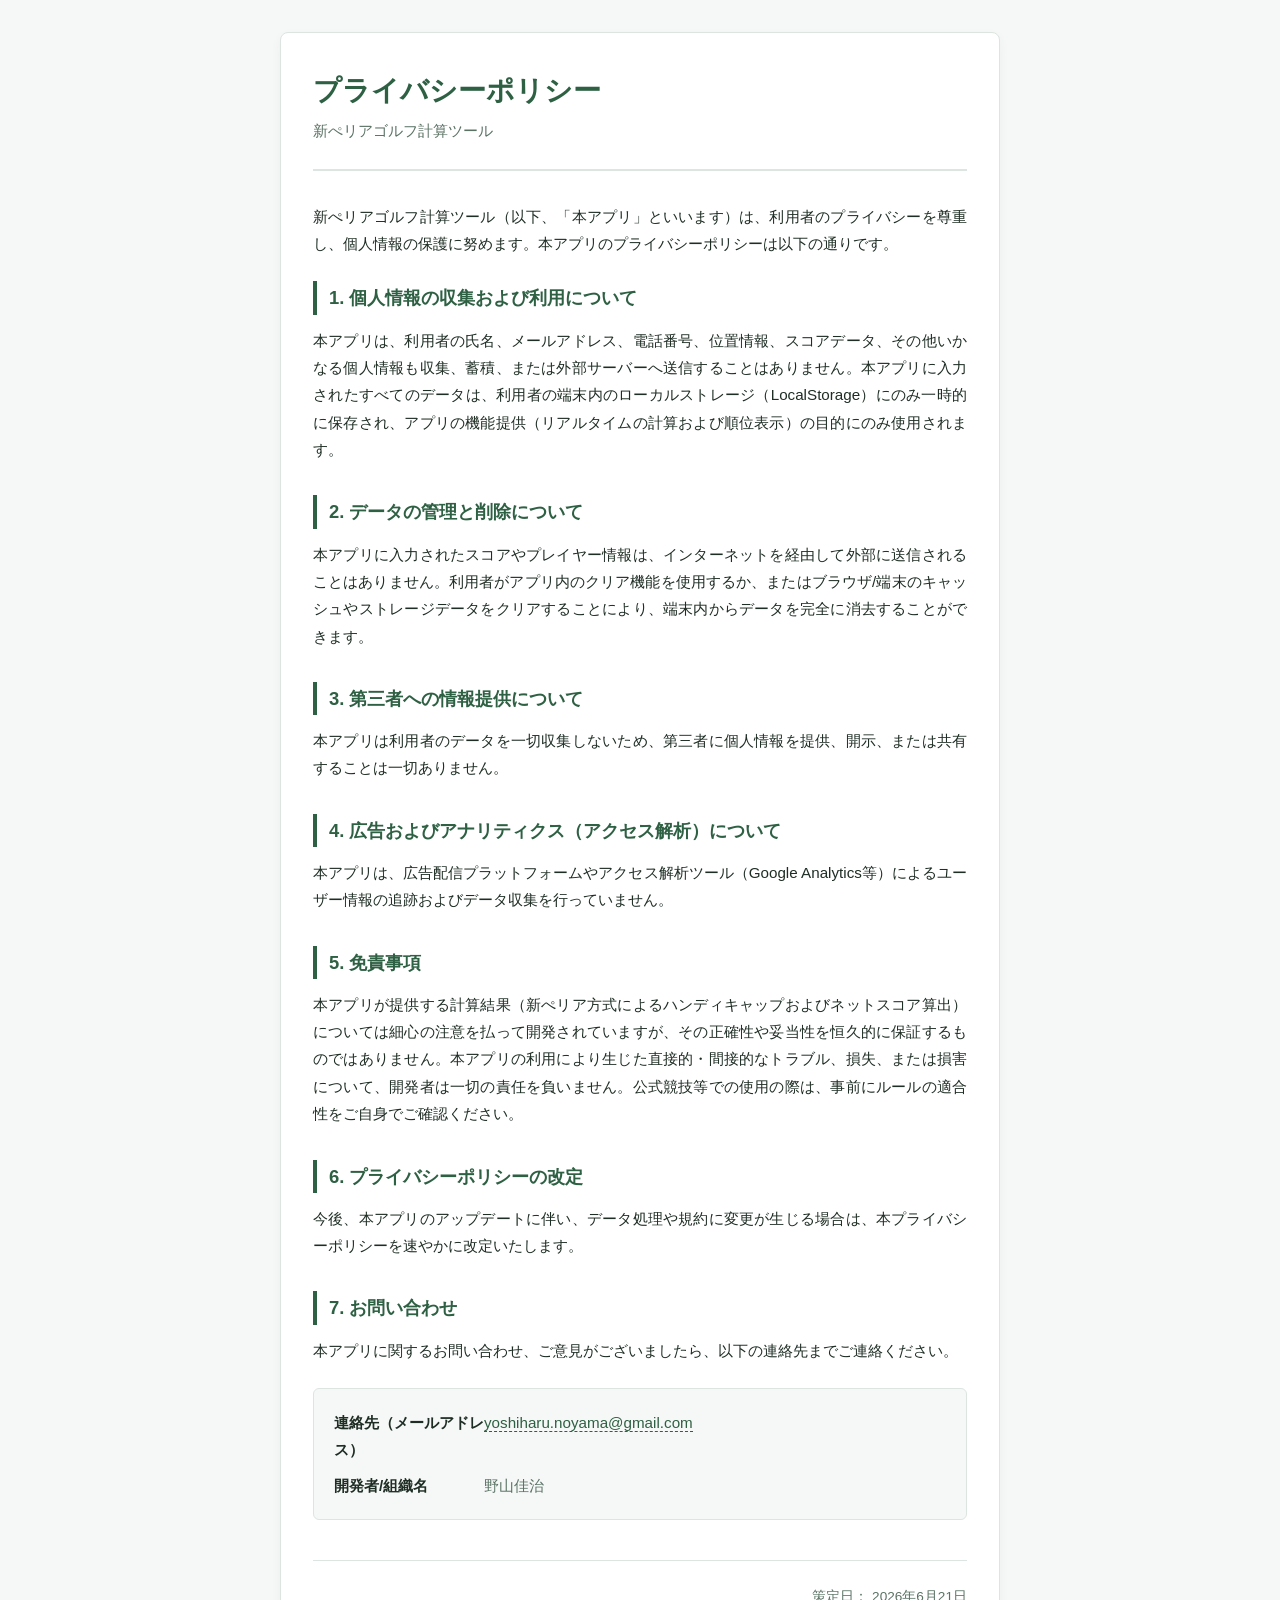
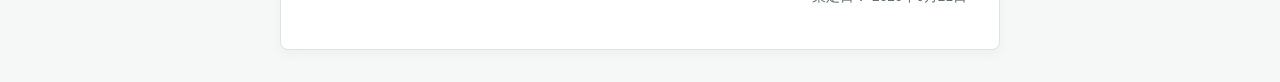
<file: privacy.html>
<!DOCTYPE html>
<html lang="ja">
<head>
  <meta charset="UTF-8">
  <meta name="viewport" content="width=device-width, initial-scale=1.0">
  <title>プライバシーポリシー | 新ぺリアゴルフ計算ツール</title>
  <style>
    /* Clean design system variables */
    :root {
      --bg-base: hsl(145, 12%, 97%);
      --bg-surface: #ffffff;
      --text-main: hsl(145, 20%, 15%);
      --text-secondary: hsl(145, 12%, 40%);
      --accent-green: hsl(145, 35%, 28%);
      --border-color: hsl(145, 15%, 88%);
      --radius-md: 8px;
    }

    /* Reset and base styles */
    * {
      box-sizing: border-box;
      margin: 0;
      padding: 0;
    }

    body {
      font-family: -apple-system, BlinkMacSystemFont, "Segoe UI", Roboto, "Helvetica Neue", Arial, "Noto Sans JP", sans-serif;
      background-color: var(--bg-base);
      color: var(--text-main);
      line-height: 1.8;
      padding: 2rem 1rem;
      display: flex;
      justify-content: center;
      align-items: center;
      min-height: 100vh;
    }

    /* Layout Container */
    .policy-container {
      background-color: var(--bg-surface);
      max-width: 720px;
      width: 100%;
      padding: 2.5rem 2rem;
      border-radius: var(--radius-md);
      box-shadow: 0 4px 12px rgba(0, 0, 0, 0.04);
      border: 1px solid var(--border-color);
    }

    /* Header styling */
    header {
      border-bottom: 2px solid var(--border-color);
      padding-bottom: 1.5rem;
      margin-bottom: 2rem;
    }

    h1 {
      font-size: 1.75rem;
      font-weight: 800;
      color: var(--accent-green);
      line-height: 1.3;
      margin-bottom: 0.5rem;
    }

    .subtitle {
      font-size: 0.95rem;
      color: var(--text-secondary);
    }

    /* Paragraphs and list styling */
    p {
      margin-bottom: 1.5rem;
      font-size: 0.95rem;
      text-align: justify;
    }

    /* Sections styling */
    section {
      margin-bottom: 2rem;
    }

    h2 {
      font-size: 1.15rem;
      font-weight: 700;
      color: var(--accent-green);
      margin-bottom: 0.75rem;
      border-left: 4px solid var(--accent-green);
      padding-left: 0.75rem;
    }

    /* Contact details box */
    .contact-box {
      background-color: var(--bg-base);
      border: 1px solid var(--border-color);
      border-radius: 6px;
      padding: 1.25rem;
      margin-top: 1rem;
    }

    .contact-line {
      display: flex;
      flex-wrap: wrap;
      margin-bottom: 0.5rem;
      font-size: 0.95rem;
    }

    .contact-line:last-child {
      margin-bottom: 0;
    }

    .contact-label {
      font-weight: 700;
      width: 150px;
      color: var(--text-main);
    }

    .contact-value {
      color: var(--text-secondary);
    }

    .contact-value a {
      color: var(--accent-green);
      text-decoration: none;
      border-bottom: 1px dashed var(--accent-green);
    }

    .contact-value a:hover {
      color: hsl(145, 35%, 20%);
      border-bottom-style: solid;
    }

    /* Footer / Date styling */
    footer {
      border-top: 1px solid var(--border-color);
      padding-top: 1.5rem;
      margin-top: 2.5rem;
      display: flex;
      justify-content: flex-end;
      font-size: 0.85rem;
      color: var(--text-secondary);
    }

    /* Mobile responsive overrides */
    @media (max-width: 576px) {
      body {
        padding: 1rem 0.5rem;
      }

      .policy-container {
        padding: 1.75rem 1.25rem;
        box-shadow: none;
        border-radius: 6px;
      }

      h1 {
        font-size: 1.45rem;
      }

      h2 {
        font-size: 1.05rem;
      }

      p, .contact-line {
        font-size: 0.9rem;
      }

      .contact-label {
        width: 100%;
        margin-bottom: 0.25rem;
      }
    }
  </style>
</head>
<body>

  <div class="policy-container">
    <header>
      <h1>プライバシーポリシー</h1>
      <div class="subtitle">新ぺリアゴルフ計算ツール</div>
    </header>

    <p>新ぺリアゴルフ計算ツール（以下、「本アプリ」といいます）は、利用者のプライバシーを尊重し、個人情報の保護に努めます。本アプリのプライバシーポリシーは以下の通りです。</p>

    <section>
      <h2>1. 個人情報の収集および利用について</h2>
      <p>本アプリは、利用者の氏名、メールアドレス、電話番号、位置情報、スコアデータ、その他いかなる個人情報も収集、蓄積、または外部サーバーへ送信することはありません。本アプリに入力されたすべてのデータは、利用者の端末内のローカルストレージ（LocalStorage）にのみ一時的に保存され、アプリの機能提供（リアルタイムの計算および順位表示）の目的にのみ使用されます。</p>
    </section>

    <section>
      <h2>2. データの管理と削除について</h2>
      <p>本アプリに入力されたスコアやプレイヤー情報は、インターネットを経由して外部に送信されることはありません。利用者がアプリ内のクリア機能を使用するか、またはブラウザ/端末のキャッシュやストレージデータをクリアすることにより、端末内からデータを完全に消去することができます。</p>
    </section>

    <section>
      <h2>3. 第三者への情報提供について</h2>
      <p>本アプリは利用者のデータを一切収集しないため、第三者に個人情報を提供、開示、または共有することは一切ありません。</p>
    </section>

    <section>
      <h2>4. 広告およびアナリティクス（アクセス解析）について</h2>
      <p>本アプリは、広告配信プラットフォームやアクセス解析ツール（Google Analytics等）によるユーザー情報の追跡およびデータ収集を行っていません。</p>
    </section>

    <section>
      <h2>5. 免責事項</h2>
      <p>本アプリが提供する計算結果（新ぺリア方式によるハンディキャップおよびネットスコア算出）については細心の注意を払って開発されていますが、その正確性や妥当性を恒久的に保証するものではありません。本アプリの利用により生じた直接的・間接的なトラブル、損失、または損害について、開発者は一切の責任を負いません。公式競技等での使用の際は、事前にルールの適合性をご自身でご確認ください。</p>
    </section>

    <section>
      <h2>6. プライバシーポリシーの改定</h2>
      <p>今後、本アプリのアップデートに伴い、データ処理や規約に変更が生じる場合は、本プライバシーポリシーを速やかに改定いたします。</p>
    </section>

    <section>
      <h2>7. お問い合わせ</h2>
      <p>本アプリに関するお問い合わせ、ご意見がございましたら、以下の連絡先までご連絡ください。</p>
      
      <div class="contact-box">
        <div class="contact-line">
          <span class="contact-label">連絡先（メールアドレス）</span>
          <span class="contact-value"><a href="mailto:yoshiharu.noyama@gmail.com">yoshiharu.noyama@gmail.com</a></span>
        </div>
        <div class="contact-line">
          <span class="contact-label">開発者/組織名</span>
          <span class="contact-value">野山佳治</span>
        </div>
      </div>
    </section>

    <footer>
      策定日： 2026年6月21日
    </footer>
  </div>

</body>
</html>
</file>
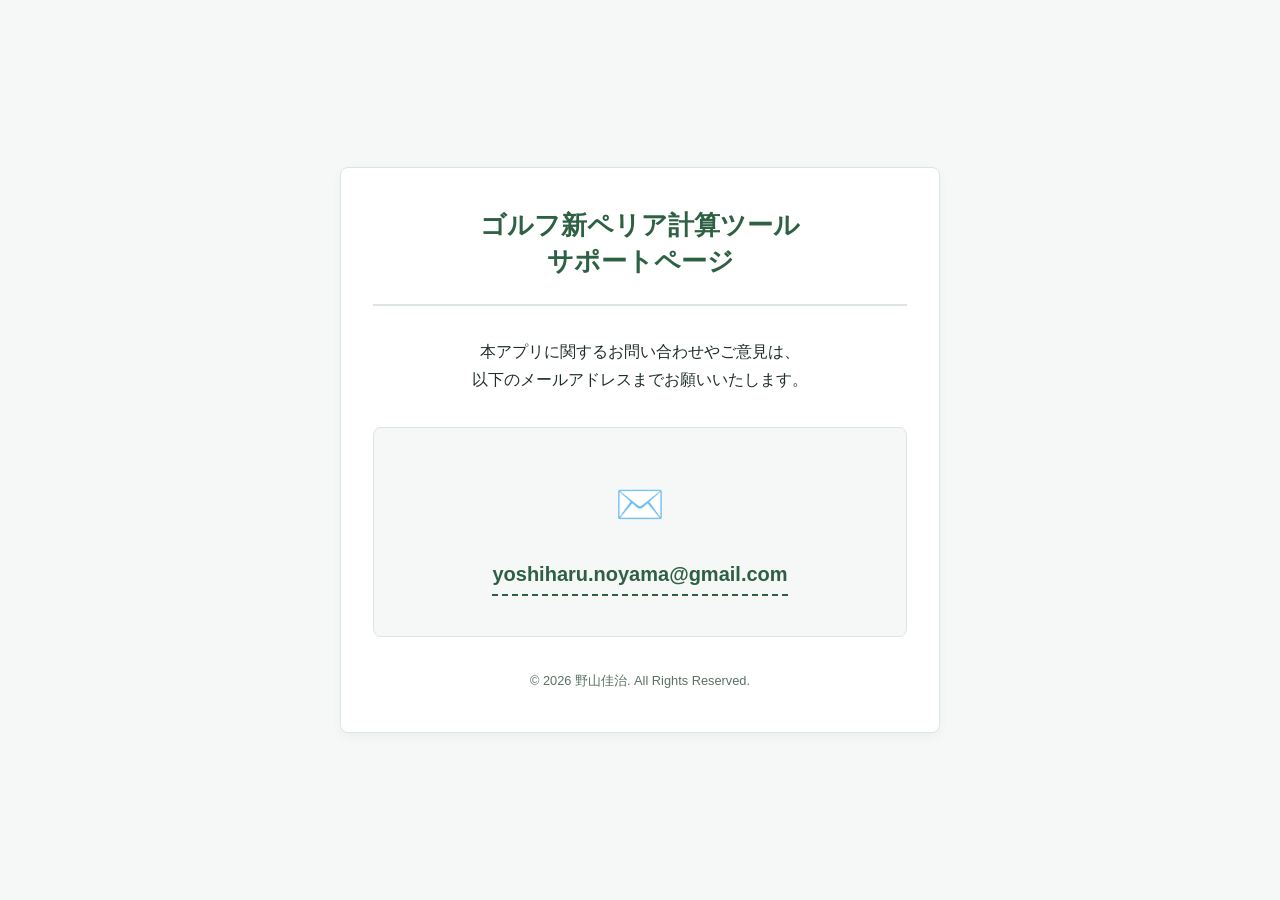
<file: support.html>
<!DOCTYPE html>
<html lang="ja">
<head>
  <meta charset="UTF-8">
  <meta name="viewport" content="width=device-width, initial-scale=1.0">
  <title>サポートページ | ゴルフ新ペリア計算ツール</title>
  <style>
    /* Clean design system variables */
    :root {
      --bg-base: hsl(145, 12%, 97%);
      --bg-surface: #ffffff;
      --text-main: hsl(145, 20%, 15%);
      --text-secondary: hsl(145, 12%, 40%);
      --accent-green: hsl(145, 35%, 28%);
      --border-color: hsl(145, 15%, 88%);
      --radius-md: 8px;
    }

    /* Reset and base styles */
    * {
      box-sizing: border-box;
      margin: 0;
      padding: 0;
    }

    body {
      font-family: -apple-system, BlinkMacSystemFont, "Segoe UI", Roboto, "Helvetica Neue", Arial, "Noto Sans JP", sans-serif;
      background-color: var(--bg-base);
      color: var(--text-main);
      line-height: 1.8;
      padding: 2rem 1rem;
      display: flex;
      justify-content: center;
      align-items: center;
      min-height: 100vh;
    }

    /* Layout Container */
    .support-container {
      background-color: var(--bg-surface);
      max-width: 600px;
      width: 100%;
      padding: 2.5rem 2rem;
      border-radius: var(--radius-md);
      box-shadow: 0 4px 12px rgba(0, 0, 0, 0.04);
      border: 1px solid var(--border-color);
      text-align: center;
    }

    /* Header styling */
    header {
      border-bottom: 2px solid var(--border-color);
      padding-bottom: 1.5rem;
      margin-bottom: 2rem;
    }

    h1 {
      font-size: 1.6rem;
      font-weight: 800;
      color: var(--accent-green);
      line-height: 1.4;
    }

    /* Content styling */
    p {
      margin-bottom: 2rem;
      font-size: 1rem;
      color: var(--text-main);
    }

    /* Contact Details Card */
    .contact-card {
      background-color: var(--bg-base);
      border: 1px solid var(--border-color);
      border-radius: var(--radius-md);
      padding: 2.5rem 1.5rem;
      margin-bottom: 1rem;
    }

    .icon-wrapper {
      font-size: 2.5rem;
      margin-bottom: 1rem;
    }

    .email-link {
      display: inline-block;
      font-size: 1.25rem;
      font-weight: 700;
      color: var(--accent-green);
      text-decoration: none;
      border-bottom: 2px dashed var(--accent-green);
      padding-bottom: 2px;
      transition: color 0.2s, border-color 0.2s;
    }

    .email-link:hover {
      color: hsl(145, 35%, 20%);
      border-bottom-style: solid;
    }

    /* Footer styling */
    footer {
      margin-top: 2rem;
      font-size: 0.8rem;
      color: var(--text-secondary);
    }

    /* Mobile responsive overrides */
    @media (max-width: 576px) {
      body {
        padding: 1rem 0.5rem;
      }

      .support-container {
        padding: 2rem 1.25rem;
        box-shadow: none;
        border-radius: 6px;
      }

      h1 {
        font-size: 1.35rem;
      }

      p {
        font-size: 0.95rem;
        margin-bottom: 1.5rem;
      }

      .contact-card {
        padding: 1.5rem 1rem;
      }

      .email-link {
        font-size: 1.05rem;
      }
    }
  </style>
</head>
<body>

  <div class="support-container">
    <header>
      <h1>ゴルフ新ペリア計算ツール<br>サポートページ</h1>
    </header>

    <p>本アプリに関するお問い合わせやご意見は、<br>以下のメールアドレスまでお願いいたします。</p>

    <div class="contact-card">
      <div class="icon-wrapper">✉️</div>
      <a href="mailto:yoshiharu.noyama@gmail.com" class="email-link">yoshiharu.noyama@gmail.com</a>
    </div>

    <footer>
      &copy; 2026 野山佳治. All Rights Reserved.
    </footer>
  </div>

</body>
</html>
</file>
